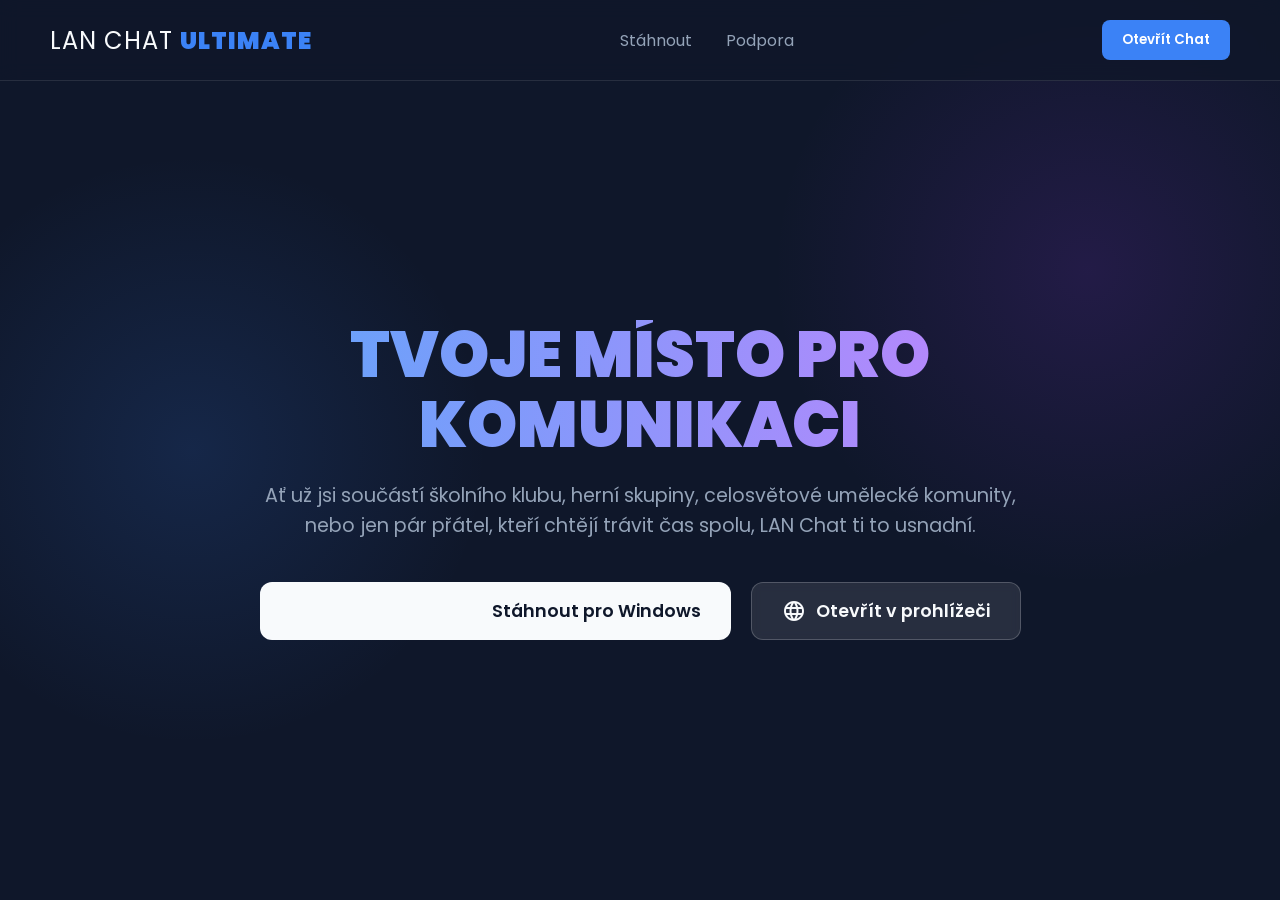
<file: Server/WebClient/index.html>
<!DOCTYPE html>
<html lang="cs">
<head>
    <meta charset="UTF-8">
    <meta name="viewport" content="width=device-width, initial-scale=1.0">
    <title>LAN Chat Ultimate</title>
    <link href="https://fonts.googleapis.com/icon?family=Material+Icons" rel="stylesheet">
    <link href="https://fonts.googleapis.com/css2?family=Poppins:wght@400;600;900&display=swap" rel="stylesheet">
    <style>
        :root {
            --bg-color: #0f172a;
            --primary: #3b82f6;
            --primary-hover: #2563eb;
            --text-main: #f8fafc;
            --text-muted: #94a3b8;
        }
        * { margin: 0; padding: 0; box-sizing: border-box; font-family: 'Poppins', sans-serif; }
        body {
            background-color: var(--bg-color);
            color: var(--text-main);
            overflow-x: hidden;
            background-image: radial-gradient(circle at 15% 50%, rgba(59, 130, 246, 0.15), transparent 25%),
                              radial-gradient(circle at 85% 30%, rgba(147, 51, 234, 0.15), transparent 25%);
        }
        /* Navigace */
        .landing-nav {
            display: flex; justify-content: space-between; align-items: center;
            padding: 20px 50px; background: rgba(15, 23, 42, 0.8);
            backdrop-filter: blur(10px); border-bottom: 1px solid rgba(255,255,255,0.1);
            position: fixed; top: 0; width: 100%; z-index: 1000;
        }
        .logo { font-size: 24px; letter-spacing: 1px; }
        .nav-links a { color: var(--text-muted); text-decoration: none; margin: 0 15px; transition: 0.3s; }
        .nav-links a:hover { color: var(--text-main); }
        .btn-login {
            background: var(--primary); color: white; border: none;
            padding: 10px 20px; border-radius: 8px; font-weight: 600;
            cursor: pointer; transition: 0.3s;
        }
        .btn-login:hover { background: var(--primary-hover); box-shadow: 0 0 15px rgba(59, 130, 246, 0.5); }

        /* Hero Sekce */
        .hero-section {
            display: flex; flex-direction: column; justify-content: center; align-items: center;
            min-height: 100vh; text-align: center; padding: 0 20px;
            position: relative;
        }
        .hero-content { max-width: 800px; z-index: 10; margin-top: 60px; }
        .hero-content h1 { font-size: 4rem; font-weight: 900; line-height: 1.1; margin-bottom: 20px; background: linear-gradient(to right, #60a5fa, #c084fc); -webkit-background-clip: text; -webkit-text-fill-color: transparent; }
        .hero-content p { font-size: 1.2rem; color: var(--text-muted); margin-bottom: 40px; line-height: 1.6; }

        /* Tlačítka */
        .hero-buttons { display: flex; gap: 20px; justify-content: center; flex-wrap: wrap; }
        .btn-hero-download, .btn-hero-web {
            display: flex; align-items: center; gap: 10px; border: none; padding: 15px 30px;
            border-radius: 12px; font-size: 1.1rem; font-weight: 600; cursor: pointer; transition: 0.3s transform, 0.3s box-shadow;
        }
        .btn-hero-download { background: var(--text-main); color: var(--bg-color); }
        .btn-hero-download:hover { transform: translateY(-3px); box-shadow: 0 10px 25px rgba(255,255,255,0.2); }
        .btn-hero-web { background: rgba(255,255,255,0.1); color: var(--text-main); border: 1px solid rgba(255,255,255,0.2); backdrop-filter: blur(5px); }
        .btn-hero-web:hover { background: rgba(255,255,255,0.2); transform: translateY(-3px); }
    </style>
</head>
<body>

<nav class="landing-nav">
    <div class="logo">LAN CHAT <span style="font-weight:900; color:#3b82f6;">ULTIMATE</span></div>
    <div class="nav-links">
        <a href="#download">Stáhnout</a>
        <a href="#support">Podpora</a>
    </div>
    <button class="btn-login" onclick="window.location.href='app.html'">Otevřít Chat</button>
</nav>

<header class="hero-section">
    <div class="hero-content">
        <h1>TVOJE MÍSTO PRO <br> KOMUNIKACI</h1>
        <p>
            Ať už jsi součástí školního klubu, herní skupiny, celosvětové umělecké komunity,
            nebo jen pár přátel, kteří chtějí trávit čas spolu, LAN Chat ti to usnadní.
        </p>
        <div class="hero-buttons">
            <button class="btn-hero-download" onclick="alert('Verze pro Windows (exe) zatím není k dispozici. Pracujeme na tom!')">
                <span class="material-icons">download</span> Stáhnout pro Windows
            </button>
            <button class="btn-hero-web" onclick="window.location.href='app.html'">
                <span class="material-icons">language</span> Otevřít v prohlížeči
            </button>
        </div>
    </div>
</header>

</body>
</html>
</file>
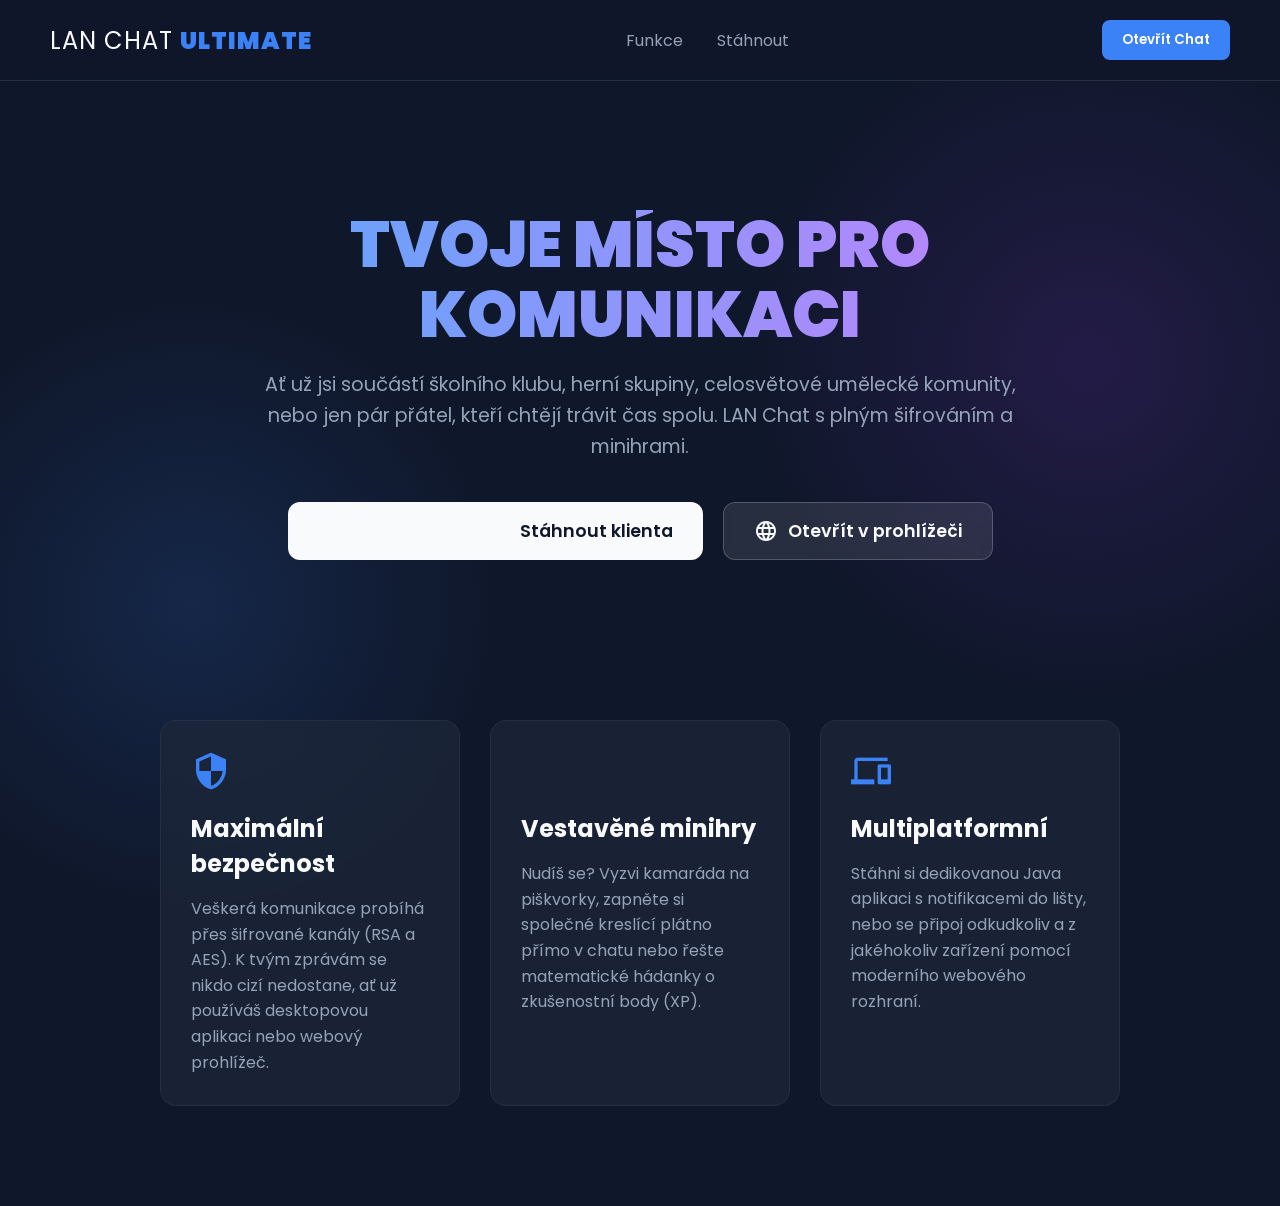
<file: Server/src/main/resources/WebClient/index.html>
<!DOCTYPE html>
<html lang="cs">
<head>
    <meta charset="UTF-8">
    <meta name="viewport" content="width=device-width, initial-scale=1.0">
    <title>LAN Chat Ultimate</title>
    <link href="https://fonts.googleapis.com/icon?family=Material+Icons" rel="stylesheet">
    <link href="https://fonts.googleapis.com/css2?family=Poppins:wght@400;600;900&display=swap" rel="stylesheet">
    <style>
        :root {
            --bg-color: #0f172a;
            --primary: #3b82f6;
            --primary-hover: #2563eb;
            --text-main: #f8fafc;
            --text-muted: #94a3b8;
            --card-bg: rgba(30, 41, 59, 0.7);
        }
        * { margin: 0; padding: 0; box-sizing: border-box; font-family: 'Poppins', sans-serif; }
        body {
            background-color: var(--bg-color);
            color: var(--text-main);
            overflow-x: hidden;
            background-image: radial-gradient(circle at 15% 50%, rgba(59, 130, 246, 0.15), transparent 25%),
            radial-gradient(circle at 85% 30%, rgba(147, 51, 234, 0.15), transparent 25%);
        }
        .landing-nav {
            display: flex; justify-content: space-between; align-items: center;
            padding: 20px 50px; background: rgba(15, 23, 42, 0.8);
            backdrop-filter: blur(10px); border-bottom: 1px solid rgba(255,255,255,0.1);
            position: fixed; top: 0; width: 100%; z-index: 1000;
        }
        .logo { font-size: 24px; letter-spacing: 1px; }
        .nav-links a { color: var(--text-muted); text-decoration: none; margin: 0 15px; transition: 0.3s; }
        .nav-links a:hover { color: var(--text-main); }
        .btn-login {
            background: var(--primary); color: white; border: none;
            padding: 10px 20px; border-radius: 8px; font-weight: 600;
            cursor: pointer; transition: 0.3s;
        }
        .btn-login:hover { background: var(--primary-hover); box-shadow: 0 0 15px rgba(59, 130, 246, 0.5); }

        .hero-section {
            display: flex; flex-direction: column; justify-content: center; align-items: center;
            min-height: 80vh; text-align: center; padding: 100px 20px 50px 20px;
            position: relative;
        }
        .hero-content { max-width: 800px; z-index: 10; }
        .hero-content h1 { font-size: 4rem; font-weight: 900; line-height: 1.1; margin-bottom: 20px; background: linear-gradient(to right, #60a5fa, #c084fc); -webkit-background-clip: text; -webkit-text-fill-color: transparent; }
        .hero-content p { font-size: 1.2rem; color: var(--text-muted); margin-bottom: 40px; line-height: 1.6; }

        .hero-buttons { display: flex; gap: 20px; justify-content: center; flex-wrap: wrap; }
        .btn-hero-download, .btn-hero-web {
            display: flex; align-items: center; gap: 10px; border: none; padding: 15px 30px;
            border-radius: 12px; font-size: 1.1rem; font-weight: 600; cursor: pointer; transition: 0.3s transform, 0.3s box-shadow; text-decoration: none;
        }
        .btn-hero-download { background: var(--text-main); color: var(--bg-color); }
        .btn-hero-download:hover { transform: translateY(-3px); box-shadow: 0 10px 25px rgba(255,255,255,0.2); }
        .btn-hero-web { background: rgba(255,255,255,0.1); color: var(--text-main); border: 1px solid rgba(255,255,255,0.2); backdrop-filter: blur(5px); }
        .btn-hero-web:hover { background: rgba(255,255,255,0.2); transform: translateY(-3px); }

        .features-section {
            display: grid; grid-template-columns: repeat(auto-fit, minmax(300px, 1fr));
            gap: 30px; max-width: 1000px; margin: 0 auto 100px auto; padding: 0 20px;
        }
        .feature-card {
            background: var(--card-bg); padding: 30px; border-radius: 16px;
            border: 1px solid rgba(255,255,255,0.05); text-align: left;
            transition: 0.3s; backdrop-filter: blur(10px);
        }
        .feature-card:hover { transform: translateY(-5px); border-color: rgba(255,255,255,0.2); box-shadow: 0 10px 30px rgba(0,0,0,0.3); }
        .feature-icon { font-size: 40px; color: var(--primary); margin-bottom: 20px; }
        .feature-card h3 { font-size: 1.5rem; margin-bottom: 15px; color: var(--text-main); }
        .feature-card p { color: var(--text-muted); line-height: 1.6; }
    </style>
</head>
<body>

<nav class="landing-nav">
    <div class="logo">LAN CHAT <span style="font-weight:900; color:#3b82f6;">ULTIMATE</span></div>
    <div class="nav-links">
        <a href="#features">Funkce</a>
        <a href="Klient.jar" download>Stáhnout</a>
    </div>
    <button class="btn-login" onclick="window.location.href='app.html'">Otevřít Chat</button>
</nav>

<header class="hero-section">
    <div class="hero-content">
        <h1>TVOJE MÍSTO PRO <br> KOMUNIKACI</h1>
        <p>
            Ať už jsi součástí školního klubu, herní skupiny, celosvětové umělecké komunity,
            nebo jen pár přátel, kteří chtějí trávit čas spolu. LAN Chat s plným šifrováním a minihrami.
        </p>
        <div class="hero-buttons">
            <a href="Klient.exe" download class="btn-hero-download">
                <span class="material-icons">download</span> Stáhnout klienta
            </a>
            <a href="app.html" class="btn-hero-web">
                <span class="material-icons">language</span> Otevřít v prohlížeči
            </a>
        </div>
    </div>
</header>

<section id="features" class="features-section">
    <div class="feature-card">
        <span class="material-icons feature-icon">security</span>
        <h3>Maximální bezpečnost</h3>
        <p>Veškerá komunikace probíhá přes šifrované kanály (RSA a AES). K tvým zprávám se nikdo cizí nedostane, ať už používáš desktopovou aplikaci nebo webový prohlížeč.</p>
    </div>
    <div class="feature-card">
        <span class="material-icons feature-icon">sports_esports</span>
        <h3>Vestavěné minihry</h3>
        <p>Nudíš se? Vyzvi kamaráda na piškvorky, zapněte si společné kreslící plátno přímo v chatu nebo řešte matematické hádanky o zkušenostní body (XP).</p>
    </div>
    <div class="feature-card">
        <span class="material-icons feature-icon">devices</span>
        <h3>Multiplatformní</h3>
        <p>Stáhni si dedikovanou Java aplikaci s notifikacemi do lišty, nebo se připoj odkudkoliv a z jakéhokoliv zařízení pomocí moderního webového rozhraní.</p>
    </div>
</section>

</body>
</html>
</file>
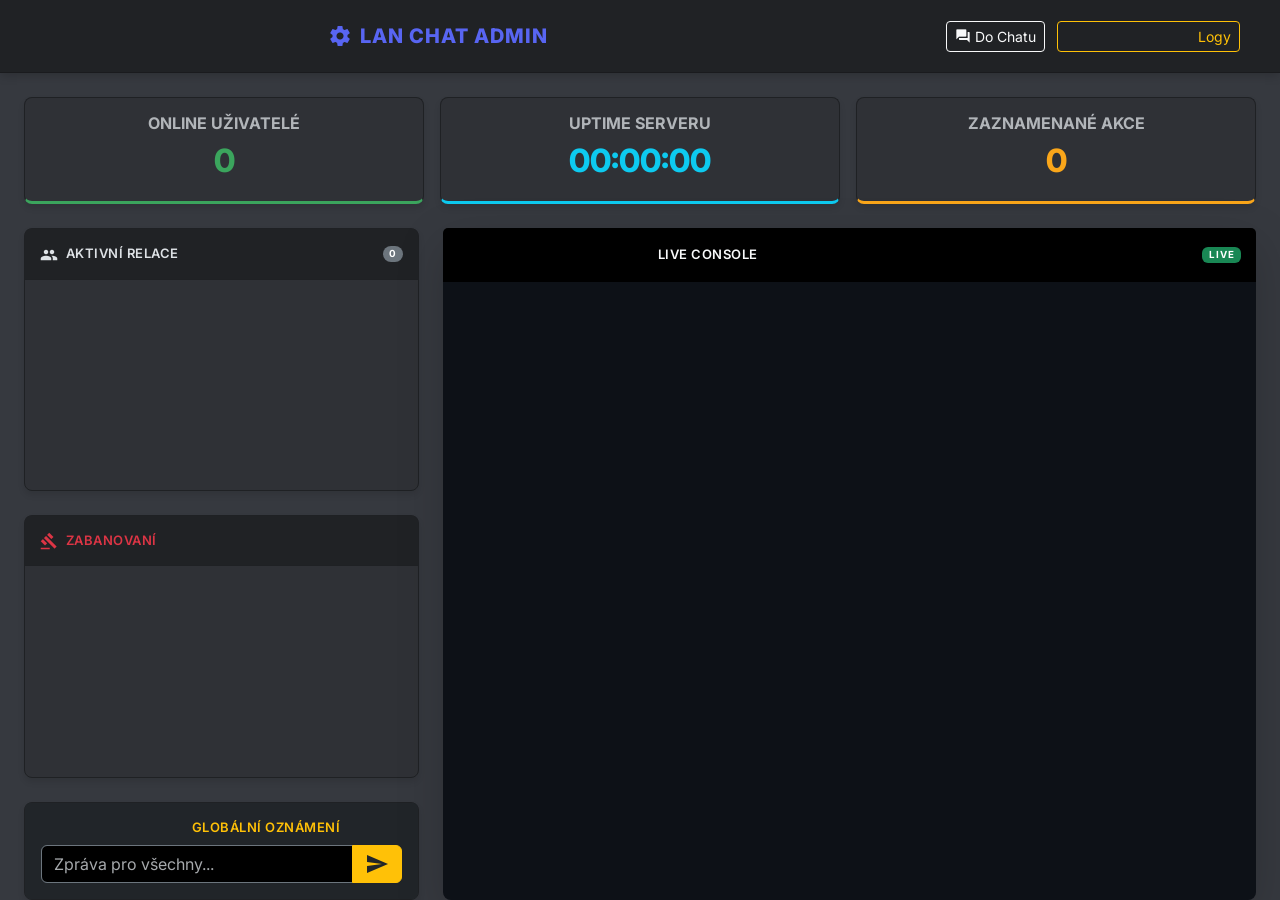
<file: Server/WebClient/admin.html>
<!DOCTYPE html>
<html lang="cs" data-bs-theme="dark">
<head>
    <meta charset="UTF-8">
    <meta name="viewport" content="width=device-width, initial-scale=1.0">
    <title>LAN Chat - Admin Dashboard</title>
    <link href="https://cdn.jsdelivr.net/npm/bootstrap@5.3.0/dist/css/bootstrap.min.css" rel="stylesheet">
    <link href="https://fonts.googleapis.com/icon?family=Material+Icons" rel="stylesheet">
    <link href="https://fonts.googleapis.com/css2?family=Inter:wght@400;500;600;700;800&display=swap" rel="stylesheet">

    <style>
        :root {
            --bg-base: #36393f;
            --bg-sidebar: #2f3136;
            --bg-dark: #202225;
            --accent: #5865F2;
            --danger: #ed4245;
            --success: #3ba55d;
            --warning: #faa61a;
        }
        body {
            background-color: var(--bg-base);
            color: #dcddde;
            font-family: 'Inter', sans-serif;
            height: 100vh;
            display: flex;
            flex-direction: column;
        }

        /* Vlastní posuvníky (Scrollbary) pro hezčí vzhled */
        ::-webkit-scrollbar { width: 8px; height: 8px; }
        ::-webkit-scrollbar-track { background: rgba(0,0,0,0.1); border-radius: 4px; }
        ::-webkit-scrollbar-thumb { background: #202225; border-radius: 4px; }
        ::-webkit-scrollbar-thumb:hover { background: #5865F2; }

        /* Navbar */
        .navbar { background-color: var(--bg-dark) !important; border-bottom: 1px solid #1a1b1e !important; box-shadow: 0 2px 10px rgba(0,0,0,0.2); }
        .navbar-brand { font-weight: 800; letter-spacing: 1px; color: var(--accent) !important; }

        /* Karty */
        .card { background-color: var(--bg-sidebar); border: 1px solid #1f2124; border-radius: 8px; box-shadow: 0 4px 6px rgba(0,0,0,0.1); }
        .card-header { background-color: var(--bg-dark); border-bottom: 1px solid #1f2124; font-weight: 600; text-transform: uppercase; font-size: 13px; letter-spacing: 0.5px; padding: 15px; }

        /* Statistiky */
        .stat-card { transition: 0.2s; border-bottom: 3px solid transparent; }
        .stat-card:hover { transform: translateY(-3px); box-shadow: 0 6px 12px rgba(0,0,0,0.15); }
        .stat-online { border-bottom-color: var(--success); }
        .stat-uptime { border-bottom-color: #0dcaf0; }
        .stat-logs { border-bottom-color: var(--warning); }
        .stat-value { font-weight: 800; font-size: 2rem; }

        /* Konzole */
        .log-box {
            background: #0d1117; color: #c9d1d9; font-family: 'Consolas', 'Courier New', monospace;
            padding: 15px; height: 100%; overflow-y: auto;
            border-radius: 0 0 8px 8px; font-size: 13px; line-height: 1.6;
        }
        .log-line { border-bottom: 1px solid rgba(255,255,255,0.05); padding: 4px 0; word-break: break-all; }
        .log-line:last-child { border-bottom: none; }
        .log-err { color: #ff7b72; font-weight: bold; }
        .log-sys { color: #79c0ff; }
        .log-join { color: #7ee787; }
        .log-adm { color: #d2a8ff; font-weight: bold; }

        /* Seznamy */
        .list-group-item { background-color: transparent; border-color: #40444b; color: #dcddde; padding: 12px 15px; }
        .btn-icon { display: inline-flex; align-items: center; justify-content: center; padding: 4px 8px; font-size: 18px; transition: 0.2s; }
        .btn-icon:hover { transform: scale(1.1); }

        /* Overlay pro výpadek */
        #offline-overlay { position: fixed; inset: 0; background: rgba(0,0,0,0.85); display: none; justify-content: center; align-items: center; z-index: 9999; flex-direction: column; backdrop-filter: blur(5px); }
        #offline-overlay h1 { color: var(--danger); font-weight: 900; letter-spacing: 2px; }

        @keyframes pulse {
            0% { opacity: 1; }
            50% { opacity: 0.3; }
            100% { opacity: 1; }
        }
    </style>
</head>
<body>

<div id="offline-overlay">
    <span class="material-icons" style="font-size: 64px; color: var(--danger); margin-bottom: 20px;">wifi_off</span>
    <h1>SERVER JE OFFLINE</h1>
    <p class="text-muted mt-2">Čekám na obnovení spojení...</p>
</div>

<nav class="navbar navbar-dark mb-4 p-3 flex-shrink-0">
    <div class="container-fluid px-4 d-flex justify-content-between align-items-center">
        <span class="navbar-brand d-flex align-items-center gap-2">
            <span class="material-icons">admin_panel_settings</span> LAN CHAT ADMIN
        </span>
        <div>
            <a href="/app.html" class="btn btn-sm btn-outline-light me-2 d-inline-flex align-items-center gap-1">
                <span class="material-icons" style="font-size: 16px;">forum</span> Do Chatu
            </a>
            <a href="/download-logs" class="btn btn-sm btn-outline-warning d-inline-flex align-items-center gap-1">
                <span class="material-icons" style="font-size: 16px;">download</span> Logy
            </a>
        </div>
    </div>
</nav>

<div class="container-fluid px-4 pb-4 flex-grow-1 d-flex flex-column">

    <div class="row mb-4 g-3 flex-shrink-0">
        <div class="col-md-4">
            <div class="card stat-card stat-online text-center h-100">
                <div class="card-body d-flex flex-column justify-content-center">
                    <h6 class="text-muted fw-bold mb-1">ONLINE UŽIVATELÉ</h6>
                    <div class="stat-value" style="color: var(--success);" id="statOnline">0</div>
                </div>
            </div>
        </div>
        <div class="col-md-4">
            <div class="card stat-card stat-uptime text-center h-100">
                <div class="card-body d-flex flex-column justify-content-center">
                    <h6 class="text-muted fw-bold mb-1">UPTIME SERVERU</h6>
                    <div class="stat-value text-info" id="statUptime">00:00:00</div>
                </div>
            </div>
        </div>
        <div class="col-md-4">
            <div class="card stat-card stat-logs text-center h-100">
                <div class="card-body d-flex flex-column justify-content-center">
                    <h6 class="text-muted fw-bold mb-1">ZAZNAMENANÉ AKCE</h6>
                    <div class="stat-value" style="color: var(--warning);" id="statLogs">0</div>
                </div>
            </div>
        </div>
    </div>

    <div class="row g-4 flex-grow-1" style="min-height: 0;">

        <div class="col-lg-4 d-flex flex-column gap-4 h-100">

            <div class="card d-flex flex-column" style="flex: 1; min-height: 0;">
                <div class="card-header d-flex justify-content-between align-items-center">
                    <span><span class="material-icons align-middle me-1" style="font-size: 18px;">people</span> Aktivní relace</span>
                    <span class="badge bg-secondary rounded-pill" id="userCountBadge">0</span>
                </div>
                <div class="card-body p-0 overflow-auto">
                    <ul class="list-group list-group-flush" id="userList">
                    </ul>
                </div>
            </div>

            <div class="card d-flex flex-column" style="flex: 1; min-height: 0;">
                <div class="card-header text-danger d-flex justify-content-between align-items-center">
                    <span><span class="material-icons align-middle me-1" style="font-size: 18px;">gavel</span> Zabanovaní</span>
                </div>
                <div class="card-body p-0 overflow-auto">
                    <ul class="list-group list-group-flush" id="banList">
                    </ul>
                </div>
            </div>

            <div class="card flex-shrink-0">
                <div class="card-header bg-dark text-warning border-bottom-0 pb-2">
                    <span class="material-icons align-middle me-1" style="font-size: 18px;">campaign</span> Globální Oznámení
                </div>
                <div class="card-body bg-dark pt-0 rounded-bottom">
                    <div class="input-group">
                        <input type="text" id="bcInput" class="form-control bg-black text-light border-secondary" placeholder="Zpráva pro všechny..." onkeyup="if(event.key==='Enter') sendBroadcast()">
                        <button onclick="sendBroadcast()" class="btn btn-warning d-flex align-items-center text-dark fw-bold"><span class="material-icons">send</span></button>
                    </div>
                </div>
            </div>

        </div>

        <div class="col-lg-8 h-100">
            <div class="card h-100 shadow-lg border-0 d-flex flex-column">
                <div class="card-header bg-black text-light d-flex justify-content-between align-items-center border-bottom-0 flex-shrink-0">
                    <span class="d-flex align-items-center gap-2"><span class="material-icons text-success">terminal</span> Live Console</span>
                    <span class="badge bg-success position-relative" style="animation: pulse 2s infinite; letter-spacing: 1px;">LIVE</span>
                </div>
                <div class="card-body p-0 flex-grow-1" style="min-height: 0;">
                    <div class="log-box" id="logBox">
                    </div>
                </div>
            </div>
        </div>
    </div>
</div>

<div class="modal fade" id="actionModal" tabindex="-1" aria-hidden="true">
    <div class="modal-dialog modal-dialog-centered">
        <div class="modal-content bg-dark border-secondary">
            <div class="modal-header border-secondary">
                <h5 class="modal-title text-light d-flex align-items-center gap-2" id="actionModalTitle">
                    <span class="material-icons text-danger" id="actionModalIcon">warning</span>
                    <span id="actionModalHeading">Provést akci</span>
                </h5>
                <button type="button" class="btn-close btn-close-white" data-bs-dismiss="modal" aria-label="Close"></button>
            </div>
            <div class="modal-body">
                <p class="text-muted mb-3">Vybraný uživatel: <strong class="text-light" id="actionTargetDisplay"></strong></p>

                <input type="hidden" id="actionType">
                <input type="hidden" id="actionTarget">

                <div class="mb-3">
                    <label class="form-label text-light">Důvod akce:</label>
                    <input type="text" id="actionReason" class="form-control bg-black text-light border-secondary" placeholder="Např. Porušení pravidel, Spam..." autocomplete="off">
                </div>

                <div class="mb-3" id="durationContainer">
                    <label class="form-label text-light">Délka (sekundy):</label>
                    <input type="number" id="actionDuration" class="form-control bg-black text-light border-secondary" value="60">
                    <div class="form-text text-muted">Zadej <strong>-1</strong> pro trvalý trest.</div>
                </div>
            </div>
            <div class="modal-footer border-secondary">
                <button type="button" class="btn btn-outline-light" data-bs-dismiss="modal">Zrušit</button>
                <button type="button" class="btn btn-danger" onclick="submitAction()">Potvrdit</button>
            </div>
        </div>
    </div>
</div>

<div class="toast-container position-fixed bottom-0 end-0 p-3">
    <div id="liveToast" class="toast align-items-center text-bg-success border-0" role="alert" aria-live="assertive" aria-atomic="true">
        <div class="d-flex">
            <div class="toast-body d-flex align-items-center gap-2" id="toastMessage">
                <span class="material-icons">check_circle</span> Akce byla úspěšná!
            </div>
            <button type="button" class="btn-close btn-close-white me-2 m-auto" data-bs-dismiss="toast" aria-label="Close"></button>
        </div>
    </div>
</div>

<script src="libs/bootstrap.bundle.min.js"></script>

<script>
    // Značka nahrazená Javou
    const START_TIME = {{START_TIME}};
    let currentLogCount = 0; // Pamatuje si počet zobrazených logů

    // Inicializace Bootstrap komponent
    const actionModal = new bootstrap.Modal(document.getElementById('actionModal'));
    const toastEl = document.getElementById('liveToast');
    const toast = new bootstrap.Toast(toastEl, { delay: 3000 });

    // 1. Ochrana proti XSS (Kritické)
    function escapeHTML(str) {
        if (!str) return "";
        return str.replace(/[&<>'"]/g,
            tag => ({
                '&': '&amp;',
                '<': '&lt;',
                '>': '&gt;',
                "'": '&#39;',
                '"': '&quot;'
            }[tag] || tag)
        );
    }

    // Uptime hodiny
    setInterval(() => {
        let diff = Math.floor((Date.now() - START_TIME) / 1000);
        let h = Math.floor(diff / 3600).toString().padStart(2,'0');
        let m = Math.floor((diff % 3600) / 60).toString().padStart(2,'0');
        let s = (diff % 60).toString().padStart(2,'0');
        document.getElementById('statUptime').innerText = `${h}:${m}:${s}`;
    }, 1000);

    // Refresh dat z API
    function refreshData() {
        fetch('/api/data').then(r => r.json()).then(data => {
            document.getElementById('offline-overlay').style.display = 'none';
            document.getElementById('statOnline').innerText = data.online;
            document.getElementById('statLogs').innerText = data.logCount;
            document.getElementById('userCountBadge').innerText = data.users.length;

            // --- CHYTRÉ LOGY (Append místo InnerHTML) ---
            const logBox = document.getElementById('logBox');
            const wasBottom = logBox.scrollHeight - logBox.clientHeight <= logBox.scrollTop + 50;

            // Pokud přibyly nové logy na serveru
            if (data.logs.length > currentLogCount) {
                const newLogs = data.logs.slice(currentLogCount);
                let newHtml = "";

                newLogs.forEach(l => {
                    let safeLog = escapeHTML(l);
                    let c = '';
                    if(l.includes("ERR") || l.includes("BAN") || l.includes("VIRUS")) c = 'log-err';
                    else if(l.includes("SYS")) c = 'log-sys';
                    else if(l.includes("připojil")) c = 'log-join';
                    else if(l.includes("ADMIN")) c = 'log-adm';

                    newHtml += `<div class="log-line ${c}">${safeLog}</div>`;
                });

                logBox.insertAdjacentHTML('beforeend', newHtml);
                currentLogCount = data.logs.length;
                if (wasBottom) logBox.scrollTop = logBox.scrollHeight;
            }

            // --- ONLINE UŽIVATELÉ ---
            const uList = document.getElementById('userList');
            if(data.users.length === 0) {
                uList.innerHTML = "<li class='list-group-item text-muted text-center py-4'>Nikdo není online</li>";
            } else {
                uList.innerHTML = data.users.map(u => {
                    let safeU = escapeHTML(u);
                    return `
                    <li class="list-group-item d-flex justify-content-between align-items-center">
                        <span class="fw-semibold text-light d-flex align-items-center gap-2">
                            <span style="display:inline-block;width:10px;height:10px;background:var(--success);border-radius:50%;box-shadow: 0 0 8px var(--success)"></span>
                            ${safeU}
                        </span>
                        <div class="btn-group">
                            <button onclick="prepareAction('mute','${safeU}')" class="btn btn-outline-secondary btn-icon" title="Umlčet"><span class="material-icons fs-6">volume_off</span></button>
                            <button onclick="prepareAction('kick','${safeU}')" class="btn btn-outline-warning btn-icon" title="Vyhodit"><span class="material-icons fs-6">logout</span></button>
                            <button onclick="prepareAction('ban','${safeU}')" class="btn btn-outline-danger btn-icon" title="Ban"><span class="material-icons fs-6">gavel</span></button>
                        </div>
                    </li>`;
                }).join('');
            }

            // --- ZABANOVANÍ ---
            const bList = document.getElementById('banList');
            if(data.banned.length === 0) {
                bList.innerHTML = "<li class='list-group-item text-muted text-center py-4'>Žádné bany</li>";
            } else {
                bList.innerHTML = data.banned.map(b => {
                    let safeUser = escapeHTML(b.user);
                    let safeReason = escapeHTML(b.reason);
                    let expireInfo = (b.until === -1 || b.until === 0) ? "Trvalý ban" : "Do: " + new Date(b.until).toLocaleString();
                    return `
                    <li class="list-group-item d-flex justify-content-between align-items-center">
                        <div>
                            <span class="text-danger fw-bold">${safeUser}</span><br>
                            <small class="text-muted d-block" style="line-height: 1.2;">Důvod: ${safeReason}</small>
                            <small class="text-info" style="font-size: 11px;"><span class="material-icons align-middle" style="font-size:12px">schedule</span> ${expireInfo}</small>
                        </div>
                        <button onclick="executeDirectAction('unban','${safeUser}')" class="btn btn-success btn-icon" title="Odblokovat"><span class="material-icons fs-6">check</span></button>
                    </li>`;
                }).join('');
            }

        }).catch(() => document.getElementById('offline-overlay').style.display = 'flex');
    }

    // Interval fetchování ponechán, ale díky logice nahoře nepřepisuje celou konzoli
    setInterval(refreshData, 2000);
    refreshData();

    // ----------------------------------------------------
    // FUNKCE PRO ZPRACOVÁNÍ AKCÍ (Náhrada za prompt)
    // ----------------------------------------------------

    // Otevře Modal a nastaví jeho vzhled podle typu akce
    function prepareAction(action, target) {
        document.getElementById('actionType').value = action;
        document.getElementById('actionTarget').value = target;
        document.getElementById('actionTargetDisplay').innerText = target;
        document.getElementById('actionReason').value = "";

        const title = document.getElementById('actionModalHeading');
        const icon = document.getElementById('actionModalIcon');
        const durationBox = document.getElementById('durationContainer');

        if (action === 'kick') {
            title.innerText = "Vyhodit uživatele";
            icon.innerText = "logout";
            icon.className = "material-icons text-warning";
            durationBox.style.display = 'none'; // U Kicku nepotřebujeme čas
        } else if (action === 'ban') {
            title.innerText = "Zabanovat uživatele";
            icon.innerText = "gavel";
            icon.className = "material-icons text-danger";
            durationBox.style.display = 'block';
            document.getElementById('actionDuration').value = "-1";
        } else if (action === 'mute') {
            title.innerText = "Umlčet uživatele";
            icon.innerText = "volume_off";
            icon.className = "material-icons text-secondary";
            durationBox.style.display = 'block';
            document.getElementById('actionDuration').value = "60";
        }

        actionModal.show();
    }

    // Odeslání formuláře z Modalu
    function submitAction() {
        const action = document.getElementById('actionType').value;
        const target = document.getElementById('actionTarget').value;
        const reason = document.getElementById('actionReason').value;
        let duration = document.getElementById('actionDuration').value;

        if (action === 'kick') duration = "0";

        fetch('/action', {
            method: 'POST',
            headers: { 'Content-Type': 'application/x-www-form-urlencoded' },
            body: `action=${action}&target=${target}&reason=${encodeURIComponent(reason)}&duration=${duration}`
        }).then(() => {
            actionModal.hide();
            showToast(`Akce ${action.toUpperCase()} na hráče ${target} byla úspěšná.`);
            refreshData(); // Okamžitý refresh
        });
    }

    // Přímé akce bez modalu (např. Unban)
    function executeDirectAction(action, target) {
        if (!confirm(`Opravdu chceš odblokovat uživatele ${target}?`)) return;

        fetch('/action', {
            method: 'POST',
            headers: { 'Content-Type': 'application/x-www-form-urlencoded' },
            body: `action=${action}&target=${target}&reason=&duration=0`
        }).then(() => {
            showToast(`Uživatel ${target} byl úspěšně odblokován.`);
            refreshData();
        });
    }

    // Broadcast (Oznámení)
    function sendBroadcast() {
        let input = document.getElementById('bcInput');
        if(input.value) {
            fetch('/action', {
                method: 'POST',
                headers: { 'Content-Type': 'application/x-www-form-urlencoded' },
                body: `action=broadcast&message=${encodeURIComponent(input.value)}`
            }).then(() => {
                showToast("Globální oznámení bylo odesláno.");
                input.value = '';
            });
        }
    }

    // Helper pro Toasty
    function showToast(message) {
        document.getElementById('toastMessage').innerHTML = `<span class="material-icons">check_circle</span> ${escapeHTML(message)}`;
        toast.show();
    }
</script>
</body>
</html>
</file>
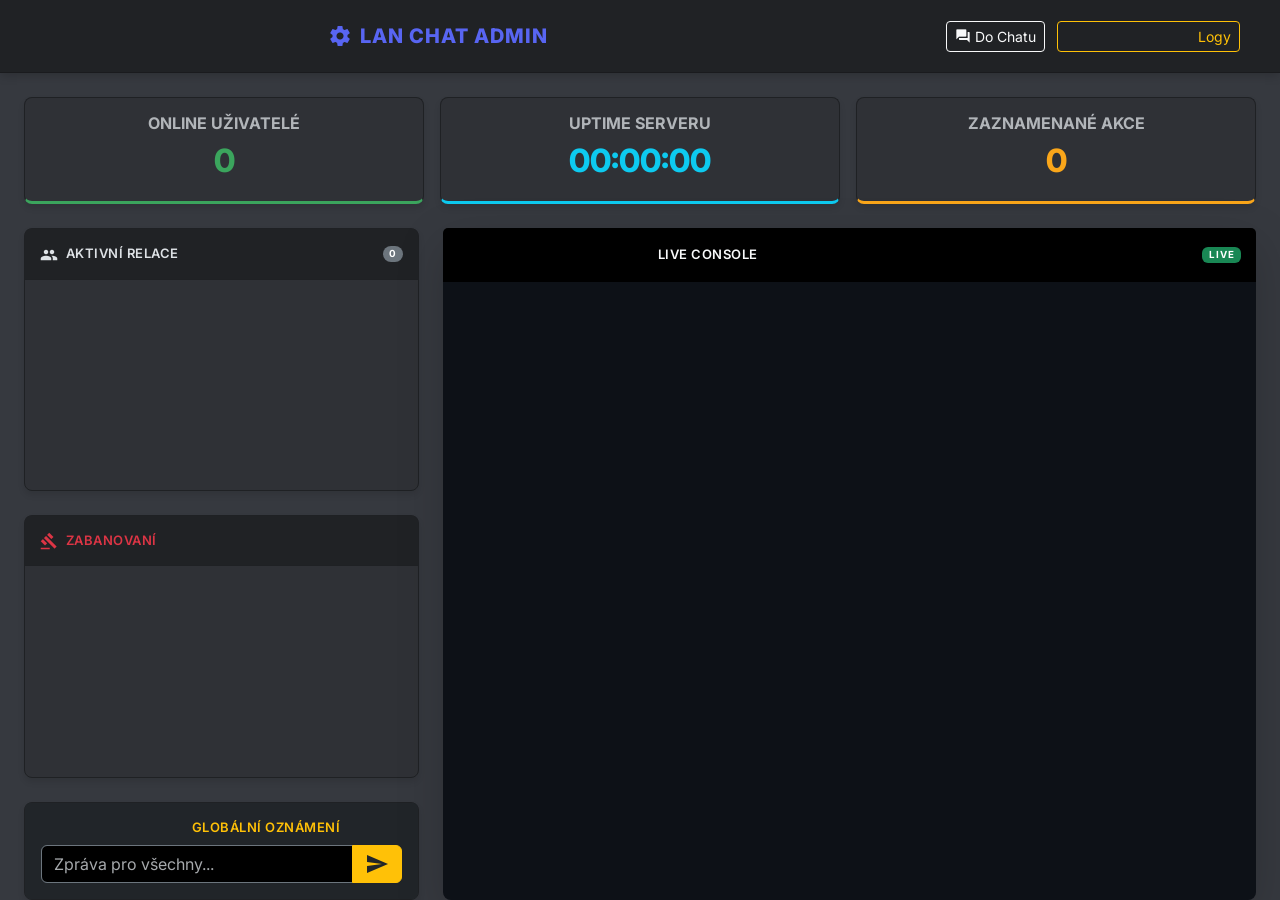
<file: Server/src/main/resources/WebClient/admin.html>
<!DOCTYPE html>
<html lang="cs" data-bs-theme="dark">
<head>
    <meta charset="UTF-8">
    <meta name="viewport" content="width=device-width, initial-scale=1.0">
    <title>LAN Chat - Admin Dashboard</title>
    <link href="https://cdn.jsdelivr.net/npm/bootstrap@5.3.0/dist/css/bootstrap.min.css" rel="stylesheet">
    <link href="https://fonts.googleapis.com/icon?family=Material+Icons" rel="stylesheet">
    <link href="https://fonts.googleapis.com/css2?family=Inter:wght@400;500;600;700;800&display=swap" rel="stylesheet">

    <style>
        :root {
            --bg-base: #36393f;
            --bg-sidebar: #2f3136;
            --bg-dark: #202225;
            --accent: #5865F2;
            --danger: #ed4245;
            --success: #3ba55d;
            --warning: #faa61a;
        }
        body {
            background-color: var(--bg-base);
            color: #dcddde;
            font-family: 'Inter', sans-serif;
            height: 100vh;
            display: flex;
            flex-direction: column;
        }

        ::-webkit-scrollbar { width: 8px; height: 8px; }
        ::-webkit-scrollbar-track { background: rgba(0,0,0,0.1); border-radius: 4px; }
        ::-webkit-scrollbar-thumb { background: #202225; border-radius: 4px; }
        ::-webkit-scrollbar-thumb:hover { background: #5865F2; }

        .navbar { background-color: var(--bg-dark) !important; border-bottom: 1px solid #1a1b1e !important; box-shadow: 0 2px 10px rgba(0,0,0,0.2); }
        .navbar-brand { font-weight: 800; letter-spacing: 1px; color: var(--accent) !important; }

        .card { background-color: var(--bg-sidebar); border: 1px solid #1f2124; border-radius: 8px; box-shadow: 0 4px 6px rgba(0,0,0,0.1); }
        .card-header { background-color: var(--bg-dark); border-bottom: 1px solid #1f2124; font-weight: 600; text-transform: uppercase; font-size: 13px; letter-spacing: 0.5px; padding: 15px; }

        .stat-card { transition: 0.2s; border-bottom: 3px solid transparent; }
        .stat-card:hover { transform: translateY(-3px); box-shadow: 0 6px 12px rgba(0,0,0,0.15); }
        .stat-online { border-bottom-color: var(--success); }
        .stat-uptime { border-bottom-color: #0dcaf0; }
        .stat-logs { border-bottom-color: var(--warning); }
        .stat-value { font-weight: 800; font-size: 2rem; }

        .log-box {
            background: #0d1117; color: #c9d1d9; font-family: 'Consolas', 'Courier New', monospace;
            padding: 15px; height: 100%; overflow-y: auto;
            border-radius: 0 0 8px 8px; font-size: 13px; line-height: 1.6;
        }
        .log-line { border-bottom: 1px solid rgba(255,255,255,0.05); padding: 4px 0; word-break: break-all; }
        .log-line:last-child { border-bottom: none; }
        .log-err { color: #ff7b72; font-weight: bold; }
        .log-sys { color: #79c0ff; }
        .log-join { color: #7ee787; }
        .log-adm { color: #d2a8ff; font-weight: bold; }

        .list-group-item { background-color: transparent; border-color: #40444b; color: #dcddde; padding: 12px 15px; }
        .btn-icon { display: inline-flex; align-items: center; justify-content: center; padding: 4px 8px; font-size: 18px; transition: 0.2s; background: none; border: none; color: inherit; }
        .btn-icon:hover { transform: scale(1.1); color: white; }

        #offline-overlay { position: fixed; inset: 0; background: rgba(0,0,0,0.85); display: none; justify-content: center; align-items: center; z-index: 9999; flex-direction: column; backdrop-filter: blur(5px); }
        #offline-overlay h1 { color: var(--danger); font-weight: 900; letter-spacing: 2px; }

        @keyframes pulse {
            0% { opacity: 1; }
            50% { opacity: 0.3; }
            100% { opacity: 1; }
        }
    </style>
</head>
<body>

<div id="offline-overlay">
    <span class="material-icons" style="font-size: 64px; color: var(--danger); margin-bottom: 20px;">wifi_off</span>
    <h1>SERVER JE OFFLINE</h1>
    <p class="text-muted mt-2">Čekám na obnovení spojení s portem 8888...</p>
</div>

<nav class="navbar navbar-dark mb-4 p-3 flex-shrink-0">
    <div class="container-fluid px-4 d-flex justify-content-between align-items-center">
        <span class="navbar-brand d-flex align-items-center gap-2">
            <span class="material-icons">admin_panel_settings</span> LAN CHAT ADMIN
        </span>
        <div>
            <a href="#" onclick="window.location.href = 'http://' + window.location.hostname + ':8080/app.html'; return false;" class="btn btn-sm btn-outline-light me-2 d-inline-flex align-items-center gap-1">
                <span class="material-icons" style="font-size: 16px;">forum</span> Do Chatu
            </a>
            <a href="/download-logs" class="btn btn-sm btn-outline-warning d-inline-flex align-items-center gap-1">
                <span class="material-icons" style="font-size: 16px;">download</span> Logy
            </a>
        </div>
    </div>
</nav>

<div class="container-fluid px-4 pb-4 flex-grow-1 d-flex flex-column">

    <div class="row mb-4 g-3 flex-shrink-0">
        <div class="col-md-4">
            <div class="card stat-card stat-online text-center h-100">
                <div class="card-body d-flex flex-column justify-content-center">
                    <h6 class="text-muted fw-bold mb-1">ONLINE UŽIVATELÉ</h6>
                    <div class="stat-value" style="color: var(--success);" id="statOnline">0</div>
                </div>
            </div>
        </div>
        <div class="col-md-4">
            <div class="card stat-card stat-uptime text-center h-100">
                <div class="card-body d-flex flex-column justify-content-center">
                    <h6 class="text-muted fw-bold mb-1">UPTIME SERVERU</h6>
                    <div class="stat-value text-info" id="statUptime">00:00:00</div>
                </div>
            </div>
        </div>
        <div class="col-md-4">
            <div class="card stat-card stat-logs text-center h-100">
                <div class="card-body d-flex flex-column justify-content-center">
                    <h6 class="text-muted fw-bold mb-1">ZAZNAMENANÉ AKCE</h6>
                    <div class="stat-value" style="color: var(--warning);" id="statLogs">0</div>
                </div>
            </div>
        </div>
    </div>

    <div class="row g-4 flex-grow-1" style="min-height: 0;">

        <div class="col-lg-4 d-flex flex-column gap-4 h-100">

            <div class="card d-flex flex-column" style="flex: 1; min-height: 0;">
                <div class="card-header d-flex justify-content-between align-items-center">
                    <span><span class="material-icons align-middle me-1" style="font-size: 18px;">people</span> Aktivní relace</span>
                    <span class="badge bg-secondary rounded-pill" id="userCountBadge">0</span>
                </div>
                <div class="card-body p-0 overflow-auto">
                    <ul class="list-group list-group-flush" id="userList">
                    </ul>
                </div>
            </div>

            <div class="card d-flex flex-column" style="flex: 1; min-height: 0;">
                <div class="card-header text-danger d-flex justify-content-between align-items-center">
                    <span><span class="material-icons align-middle me-1" style="font-size: 18px;">gavel</span> Zabanovaní</span>
                </div>
                <div class="card-body p-0 overflow-auto">
                    <ul class="list-group list-group-flush" id="banList">
                    </ul>
                </div>
            </div>

            <div class="card flex-shrink-0">
                <div class="card-header bg-dark text-warning border-bottom-0 pb-2">
                    <span class="material-icons align-middle me-1" style="font-size: 18px;">campaign</span> Globální Oznámení
                </div>
                <div class="card-body bg-dark pt-0 rounded-bottom">
                    <div class="input-group">
                        <input type="text" id="bcInput" class="form-control bg-black text-light border-secondary" placeholder="Zpráva pro všechny..." onkeyup="if(event.key==='Enter') sendBroadcast()">
                        <button onclick="sendBroadcast()" class="btn btn-warning d-flex align-items-center text-dark fw-bold"><span class="material-icons">send</span></button>
                    </div>
                </div>
            </div>

        </div>

        <div class="col-lg-8 h-100">
            <div class="card h-100 shadow-lg border-0 d-flex flex-column">
                <div class="card-header bg-black text-light d-flex justify-content-between align-items-center border-bottom-0 flex-shrink-0">
                    <span class="d-flex align-items-center gap-2"><span class="material-icons text-success">terminal</span> Live Console</span>
                    <span class="badge bg-success position-relative" style="animation: pulse 2s infinite; letter-spacing: 1px;">LIVE</span>
                </div>
                <div class="card-body p-0 flex-grow-1" style="min-height: 0;">
                    <div class="log-box" id="logBox">
                    </div>
                </div>
            </div>
        </div>
    </div>
</div>

<div class="modal fade" id="actionModal" tabindex="-1" aria-hidden="true">
    <div class="modal-dialog modal-dialog-centered">
        <div class="modal-content bg-dark border-secondary">
            <div class="modal-header border-secondary">
                <h5 class="modal-title text-light d-flex align-items-center gap-2" id="actionModalTitle">
                    <span class="material-icons text-danger" id="actionModalIcon">warning</span>
                    <span id="actionModalHeading">Provést akci</span>
                </h5>
                <button type="button" class="btn-close btn-close-white" data-bs-dismiss="modal" aria-label="Close"></button>
            </div>
            <div class="modal-body">
                <p class="text-muted mb-3">Vybraný uživatel: <strong class="text-light" id="actionTargetDisplay"></strong></p>

                <input type="hidden" id="actionType">
                <input type="hidden" id="actionTarget">

                <div class="mb-3">
                    <label class="form-label text-light">Důvod akce:</label>
                    <input type="text" id="actionReason" class="form-control bg-black text-light border-secondary" placeholder="Např. Porušení pravidel, Spam..." autocomplete="off">
                </div>

                <div class="mb-3" id="durationContainer">
                    <label class="form-label text-light">Délka (sekundy):</label>
                    <input type="number" id="actionDuration" class="form-control bg-black text-light border-secondary" value="60">
                    <div class="form-text text-muted">Zadej <strong>-1</strong> pro trvalý trest.</div>
                </div>
            </div>
            <div class="modal-footer border-secondary">
                <button type="button" class="btn btn-outline-light" data-bs-dismiss="modal">Zrušit</button>
                <button type="button" class="btn btn-danger" onclick="submitAction()">Potvrdit</button>
            </div>
        </div>
    </div>
</div>

<div class="toast-container position-fixed bottom-0 end-0 p-3">
    <div id="liveToast" class="toast align-items-center text-bg-success border-0" role="alert" aria-live="assertive" aria-atomic="true">
        <div class="d-flex">
            <div class="toast-body d-flex align-items-center gap-2" id="toastMessage">
                <span class="material-icons">check_circle</span> Akce byla úspěšná!
            </div>
            <button type="button" class="btn-close btn-close-white me-2 m-auto" data-bs-dismiss="toast" aria-label="Close"></button>
        </div>
    </div>
</div>

<script src="https://cdn.jsdelivr.net/npm/bootstrap@5.3.0/dist/js/bootstrap.bundle.min.js"></script>

<script>
    const START_TIME = {{START_TIME}};
    let currentLogCount = 0;

    const actionModal = new bootstrap.Modal(document.getElementById('actionModal'));
    const toastEl = document.getElementById('liveToast');
    const toast = new bootstrap.Toast(toastEl, { delay: 3000 });

    function escapeHTML(str) {
        if (!str) return "";
        return str.replace(/[&<>'"]/g,
            tag => ({
                '&': '&amp;',
                '<': '&lt;',
                '>': '&gt;',
                "'": '&#39;',
                '"': '&quot;'
            }[tag] || tag)
        );
    }

    setInterval(() => {
        let diff = Math.floor((Date.now() - START_TIME) / 1000);
        let h = Math.floor(diff / 3600).toString().padStart(2,'0');
        let m = Math.floor((diff % 3600) / 60).toString().padStart(2,'0');
        let s = (diff % 60).toString().padStart(2,'0');
        document.getElementById('statUptime').innerText = `${h}:${m}:${s}`;
    }, 1000);

    function refreshData() {
        { credentials: 'include' }
        fetch('/api/data', { credentials: 'include' }).then(r => {
            if (!r.ok) throw new Error("Unauthorized or offline");
            return r.json();
        }).then(data => {
            document.getElementById('offline-overlay').style.display = 'none';
            document.getElementById('statOnline').innerText = data.online;
            document.getElementById('statLogs').innerText = data.logCount;
            document.getElementById('userCountBadge').innerText = data.users.length;

            const logBox = document.getElementById('logBox');
            const wasBottom = logBox.scrollHeight - logBox.clientHeight <= logBox.scrollTop + 50;

            if (data.logs.length > currentLogCount) {
                const newLogs = data.logs.slice(currentLogCount);
                let newHtml = "";

                newLogs.forEach(l => {
                    let safeLog = escapeHTML(l);
                    let c = '';
                    if(l.includes("ERR") || l.includes("BAN") || l.includes("VIRUS")) c = 'log-err';
                    else if(l.includes("SYS")) c = 'log-sys';
                    else if(l.includes("připojil")) c = 'log-join';
                    else if(l.includes("ADMIN")) c = 'log-adm';

                    newHtml += `<div class="log-line ${c}">${safeLog}</div>`;
                });

                logBox.insertAdjacentHTML('beforeend', newHtml);
                currentLogCount = data.logs.length;
                if (wasBottom) logBox.scrollTop = logBox.scrollHeight;
            }

            const uList = document.getElementById('userList');
            if(data.users.length === 0) {
                uList.innerHTML = "<li class='list-group-item text-muted text-center py-4'>Nikdo není online</li>";
            } else {
                uList.innerHTML = data.users.map(u => {
                    let pureNick = u.split('~')[0].split('|')[0];
                    let displayNick = u.split('~')[0];
                    let safeU = escapeHTML(pureNick);
                    let safeDisplay = escapeHTML(displayNick);

                    return `
                    <li class="list-group-item d-flex justify-content-between align-items-center">
                        <span class="fw-semibold text-light d-flex align-items-center gap-2">
                            <span style="display:inline-block;width:10px;height:10px;background:var(--success);border-radius:50%;box-shadow: 0 0 8px var(--success)"></span>
                            ${safeDisplay}
                        </span>
                        <div class="btn-group">
                            <button onclick="prepareAction('mute','${safeU}')" class="btn btn-outline-secondary btn-icon" title="Umlčet"><span class="material-icons fs-6">volume_off</span></button>
                            <button onclick="prepareAction('kick','${safeU}')" class="btn btn-outline-warning btn-icon" title="Vyhodit"><span class="material-icons fs-6">logout</span></button>
                            <button onclick="prepareAction('ban','${safeU}')" class="btn btn-outline-danger btn-icon" title="Ban"><span class="material-icons fs-6">gavel</span></button>
                        </div>
                    </li>`;
                }).join('');
            }

            const bList = document.getElementById('banList');
            if(data.banned.length === 0) {
                bList.innerHTML = "<li class='list-group-item text-muted text-center py-4'>Žádné bany</li>";
            } else {
                bList.innerHTML = data.banned.map(b => {
                    let safeUser = escapeHTML(b.user);
                    let safeReason = escapeHTML(b.reason);
                    let expireInfo = (b.until === -1 || b.until === 0) ? "Trvalý ban" : "Do: " + new Date(b.until).toLocaleString();
                    return `
                    <li class="list-group-item d-flex justify-content-between align-items-center">
                        <div>
                            <span class="text-danger fw-bold">${safeUser}</span><br>
                            <small class="text-muted d-block" style="line-height: 1.2;">Důvod: ${safeReason}</small>
                            <small class="text-info" style="font-size: 11px;"><span class="material-icons align-middle" style="font-size:12px">schedule</span> ${expireInfo}</small>
                        </div>
                        <button onclick="executeDirectAction('unban','${safeUser}')" class="btn btn-success btn-icon" title="Odblokovat"><span class="material-icons fs-6">check</span></button>
                    </li>`;
                }).join('');
            }

        }).catch(() => document.getElementById('offline-overlay').style.display = 'flex');
    }

    setInterval(refreshData, 2000);
    refreshData();

    function prepareAction(action, target) {
        document.getElementById('actionType').value = action;
        document.getElementById('actionTarget').value = target;
        document.getElementById('actionTargetDisplay').innerText = target;
        document.getElementById('actionReason').value = "";

        const title = document.getElementById('actionModalHeading');
        const icon = document.getElementById('actionModalIcon');
        const durationBox = document.getElementById('durationContainer');

        if (action === 'kick') {
            title.innerText = "Vyhodit uživatele";
            icon.innerText = "logout";
            icon.className = "material-icons text-warning";
            durationBox.style.display = 'none';
        } else if (action === 'ban') {
            title.innerText = "Zabanovat uživatele";
            icon.innerText = "gavel";
            icon.className = "material-icons text-danger";
            durationBox.style.display = 'block';
            document.getElementById('actionDuration').value = "-1";
        } else if (action === 'mute') {
            title.innerText = "Umlčet uživatele";
            icon.innerText = "volume_off";
            icon.className = "material-icons text-secondary";
            durationBox.style.display = 'block';
            document.getElementById('actionDuration').value = "60";
        }

        actionModal.show();
    }

    function submitAction() {
        const action = document.getElementById('actionType').value;
        const target = document.getElementById('actionTarget').value;
        const reason = document.getElementById('actionReason').value || "Porušení pravidel z Webu";
        let duration = document.getElementById('actionDuration').value;

        if (action === 'kick') duration = "0";

        { credentials: 'include' }
        fetch('/admin/execute', {
            method: 'POST',
            credentials: 'include',
            headers: { 'Content-Type': 'application/x-www-form-urlencoded' },
            body: `action=${action}&target=${target}&reason=${encodeURIComponent(reason)}&duration=${duration}`
        }).then(response => {
            if(response.ok) {
                actionModal.hide();
                showToast(`Akce ${action.toUpperCase()} na hráče ${target} byla úspěšná.`);
                refreshData();
            }
        });
    }

    function executeDirectAction(action, target) {
        if (!confirm(`Opravdu chceš odblokovat uživatele ${target}?`)) return;

        { credentials: 'include' }
        fetch('/admin/execute', {
            method: 'POST',
            credentials: 'include',
            headers: { 'Content-Type': 'application/x-www-form-urlencoded' },
            body: `action=${action}&target=${target}&reason=&duration=0`
        }).then(response => {
            if(response.ok) {
                showToast(`Uživatel ${target} byl úspěšně odblokován.`);
                refreshData();
            }
        });
    }

    function sendBroadcast() {
        let input = document.getElementById('bcInput');
        if(input.value) {
        { credentials: 'include' }
            fetch('/admin/execute', {
                method: 'POST',
                credentials: 'include',
                headers: { 'Content-Type': 'application/x-www-form-urlencoded' },
                body: `action=broadcast&target=ALL&reason=${encodeURIComponent(input.value)}&duration=0`
            }).then(() => {
                showToast("Globální oznámení bylo odesláno.");
                input.value = '';
            });
        }
    }

    function showToast(message) {
        document.getElementById('toastMessage').innerHTML = `<span class="material-icons">check_circle</span> ${escapeHTML(message)}`;
        toast.show();
    }
</script>
</body>
</html>
</file>
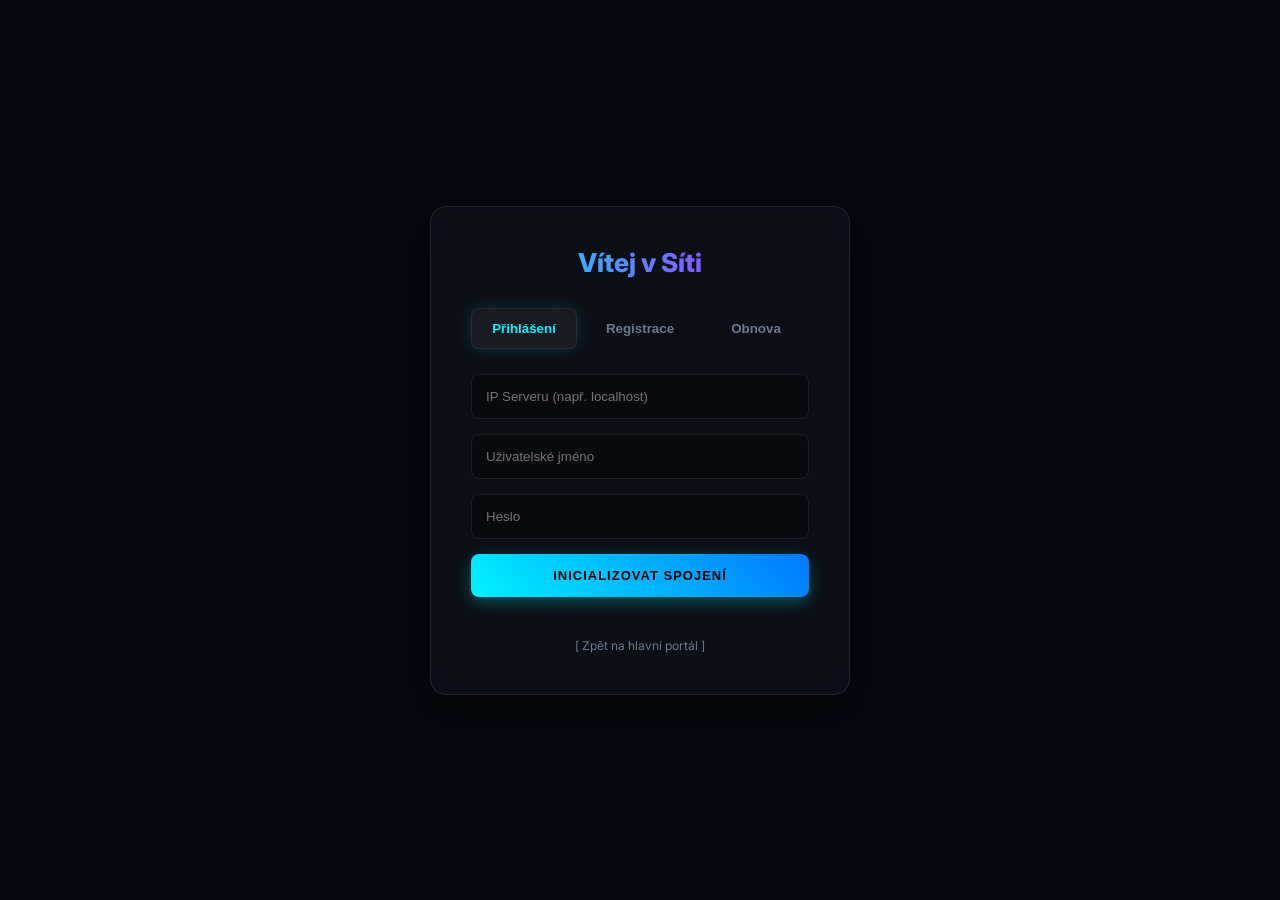
<file: Server/src/main/resources/WebClient/app.html>
<!DOCTYPE html>
<html lang="cs">
<head>
    <meta charset="UTF-8">
    <meta name="viewport" content="width=device-width, initial-scale=1.0">
    <title>LAN Chat - Web App</title>
    <link rel="stylesheet" href="style.css">
    <link href="https://fonts.googleapis.com/icon?family=Material+Icons" rel="stylesheet">
    <link href="https://fonts.googleapis.com/css2?family=Inter:wght@400;500;600;700;800&display=swap" rel="stylesheet">

    <script src="libs/jsencrypt.min.js"></script>
    <script src="libs/crypto-js.min.js"></script>

    <style>
        body {
            background-color: var(--bg-base, #07090f);
            background-size: cover;
            background-position: center;
            background-attachment: fixed;
            background-repeat: no-repeat;
            transition: background-image 0.5s ease;
        }
        #auth-screen {
            background: rgba(7, 9, 15, 0.4) !important;
            backdrop-filter: blur(12px);
            -webkit-backdrop-filter: blur(12px);
        }
        .auth-card {
            background: rgba(15, 18, 25, 0.85) !important;
            border: 1px solid rgba(255, 255, 255, 0.1);
            box-shadow: 0 15px 35px rgba(0,0,0,0.6);
        }
        .action-list-item span {
            color: #ffffff !important;
        }
    </style>
</head>
<body>

<div id="auth-screen">
    <div class="auth-card">
        <h1>Vítej v Síti</h1>
        <div class="tabs">
            <button id="tab-login" class="active" onclick="ui.switchAuth('login')">Přihlášení</button>
            <button id="tab-register" onclick="ui.switchAuth('register')">Registrace</button>
            <button id="tab-recover" onclick="ui.switchAuth('recover')">Obnova</button>
        </div>

        <div id="form-login">
            <input type="text" id="inp-ip" placeholder="IP Serveru (např. localhost)">
            <input type="text" id="inp-user" placeholder="Uživatelské jméno">
            <input type="password" id="inp-pass" placeholder="Heslo">
            <button onclick="auth.login()" class="btn-primary">Inicializovat spojení</button>
        </div>

        <div id="form-register" style="display:none">
            <input type="text" id="reg-ip" placeholder="IP Serveru">
            <input type="text" id="reg-user" placeholder="Nové jméno">
            <input type="password" id="reg-pass" placeholder="Nové heslo">
            <input type="text" id="reg-code" placeholder="Recovery Kód (pro obnovu hesla)">
            <button onclick="auth.register()" class="btn-white">Vytvořit identitu</button>
        </div>

        <div id="form-recover" style="display:none">
            <input type="text" id="rec-ip" placeholder="IP Serveru">
            <input type="text" id="rec-user" placeholder="Uživatel">
            <input type="text" id="rec-code" placeholder="Tvůj Recovery Kód">
            <input type="password" id="rec-newpass" placeholder="Nové heslo">
            <button onclick="auth.recover()" class="btn-orange">Obnovit přístup</button>
        </div>

        <div id="auth-status" style="color: var(--danger); margin-top: 15px; font-weight: 600; text-align:center; font-size: 14px;"></div>

        <div style="margin-top: 25px; text-align:center;">
            <a href="index.html" style="color: var(--text-muted); text-decoration: none; font-size: 12px; transition: 0.2s;">[ Zpět na hlavní portál ]</a>
        </div>
    </div>
</div>

<div id="app-screen" style="display:none">

    <aside class="sidebar-left glass-panel">
        <div class="brand"><span class="material-icons" style="margin-right: 8px;">hub</span> LAN SERVER</div>

        <div class="label">Komunikační Kanály</div>
        <ul id="room-list"></ul>
        <ul style="border-top: 1px solid var(--glass-border); margin-top: auto; padding-top: 15px; flex: none;">
            <li onclick="chat.createRoom()" class="action-list-item" style="color:#ffffff; font-weight:600;">
                <span class="material-icons" style="font-size:18px; color: var(--success);">add_circle</span> <span>Vytvořit kanál</span>
            </li>
            <li onclick="chat.createTempRoom()" class="action-list-item" style="color:#ffffff; font-weight:600;">
                <span class="material-icons" style="font-size:18px; color: var(--warning);">timer</span> <span>Dočasný kanál</span>
            </li>
            <li onclick="chat.createPrivateRoom()" class="action-list-item" style="color:#ffffff; font-weight:600;">
                <span class="material-icons" style="font-size:18px; color: var(--danger);">lock</span> <span>Soukromý kanál</span>
            </li>
        </ul>

        <div id="admin-logs-trigger" style="display:none; border-top: 1px solid var(--glass-border);">
            <div class="label">Systémové Nástroje</div>
            <ul style="flex: none; padding-bottom: 0;">
                <li onclick="ui.toggleLogs(true)" class="action-list-item" style="color:#ffffff; font-weight:600;">
                    <span class="material-icons" style="font-size:18px; color: var(--neon-cyan);">terminal</span> <span>Záznamy od serveru</span>
                </li>
                <li onclick="admin.broadcastPrompt()" class="action-list-item" style="color:#ffffff; font-weight:600;">
                    <span class="material-icons" style="font-size:18px; color: var(--neon-purple);">campaign</span> <span>Globální oznámení</span>
                </li>
            </ul>
        </div>

        <div class="profile-section">
            <div class="avatar" id="my-avatar" onclick="document.getElementById('avatar-input').click()" style="cursor: pointer; position: relative; overflow: hidden;" title="Změnit avatar">U</div>
            <div class="profile-info">
                <span id="my-nick">User</span>
                <span id="my-role">#0000</span>
            </div>
            <button onclick="ui.openSettings()" class="btn-icon" title="Nastavení systému" style="color: var(--text-muted);">
                <span class="material-icons" style="font-size: 20px;">settings</span>
            </button>
            <button onclick="auth.logout()" class="btn-icon" title="Odpojit" style="color: var(--danger);">
                <span class="material-icons" style="font-size: 20px;">power_settings_new</span>
            </button>
        </div>
    </aside>

    <main class="chat-area" id="main-view-chat">
        <header class="chat-header">
            <div style="display: flex; align-items: center;">
                <span class="material-icons" style="color:var(--neon-cyan); margin-right:8px; font-size: 20px;">tag</span>
                <span id="current-room" style="letter-spacing: 1px; text-transform: uppercase;">Lobby</span>
            </div>
            <button onclick="ui.toggleRightSidebar()" class="btn-icon" title="Přepnout panel uživatelů" style="color: var(--text-main);">
                <span class="material-icons">group</span>
            </button>
        </header>

        <div id="messages-box"></div>

        <div class="input-wrapper-container">
            <div class="input-island">
                <div id="private-mode-panel" style="display:none; background:rgba(188, 19, 254, 0.15); border-bottom: 1px solid var(--glass-border); padding:10px 16px; justify-content:space-between; align-items:center;">
                    <span id="private-mode-label" style="color:var(--neon-purple); font-weight:bold; font-size:13px; text-transform: uppercase; letter-spacing: 1px;">🔒 Zabezpečený kanál: ...</span>
                    <button onclick="ui.cancelWhisper()" style="background:none; border:none; color:var(--neon-purple); cursor:pointer; font-weight:bold;">Zrušit [X]</button>
                </div>

                <div id="reply-preview">
                    <div style="display: flex; flex-direction: column; overflow: hidden;">
                        <span style="font-size: 11px; font-weight: bold; color: var(--neon-cyan); margin-bottom: 4px; text-transform: uppercase; letter-spacing: 1px;">Odpověď na paket</span>
                        <span id="reply-text" style="font-size: 13px; color: var(--text-main); white-space: nowrap; overflow: hidden; text-overflow: ellipsis;"></span>
                    </div>
                    <button onclick="cancelReply()" class="btn-icon" style="color: var(--text-muted);"><span class="material-icons">close</span></button>
                </div>

                <div class="input-wrapper">
                    <button id="add-btn-trigger" class="btn-icon" title="Přílohy a akce..." onclick="ui.openActionModal()">
                        <span class="material-icons" style="font-size: 24px;">add_circle_outline</span>
                    </button>

                    <input type="text" id="msg-input" maxlength="1000" placeholder="Přenést data do #Lobby..." autocomplete="off">

                    <button id="send-btn" onclick="chat.send()" class="btn-icon" style="color: var(--neon-cyan)" title="Odeslat">
                        <span class="material-icons">send</span>
                    </button>
                </div>
            </div>

            <div id="typing-indicator"></div>
        </div>
    </main>

    <main class="chat-area" id="main-view-logs" style="display:none; background: #000;">
        <header class="chat-header" style="background: #050505; color: #00f3ff; border-bottom: 1px solid #111;">
            <div style="display: flex; align-items: center;">
                <span class="material-icons" style="margin-right:10px">terminal</span> Systémové logy
            </div>
            <button onclick="ui.toggleLogs(false)" class="btn-icon" style="color:#00f3ff;">
                <span class="material-icons">close</span>
            </button>
        </header>
        <div id="logs-box" style="font-family: 'Courier New', Courier, monospace; color: #00f3ff; padding: 24px; overflow-y: auto; flex:1; line-height: 1.6; font-size: 14px;"></div>
    </main>

    <aside class="sidebar-right glass-panel">
        <div class="label" style="padding-top: 24px;">Aktivní Entity — <span id="user-count" style="color: var(--neon-cyan);">0</span></div>
        <ul id="user-list"></ul>
    </aside>

</div>

<input type="file" id="file-input" style="display: none" onchange="chat.uploadFile()">
<input type="file" id="avatar-input" style="display: none" accept="image/png, image/jpeg, image/gif" onchange="ui.uploadAvatar(this)">
<input type="file" id="bg-input" style="display: none" accept="image/png, image/jpeg" onchange="ui.uploadBackground(this)">

<div id="drag-overlay" style="display:none; position:fixed; inset:0; background:rgba(0,0,0,0.8); backdrop-filter: var(--blur); color:var(--neon-cyan); font-size:28px; font-weight:800; justify-content:center; align-items:center; z-index:9999; flex-direction: column; border: 2px dashed var(--neon-cyan);">
    <span class="material-icons" style="font-size: 64px; margin-bottom: 20px;">cloud_upload</span>
    INICIALIZACE PŘENOSU SOUBORU
</div>

<div id="modal-settings" class="modal">
    <div class="modal-content">
        <div style="display:flex; justify-content:space-between; align-items:center; margin-bottom:25px; border-bottom: 1px solid var(--glass-border); padding-bottom: 15px;">
            <h3 style="margin:0; color:white; font-size: 18px; text-transform: uppercase; letter-spacing: 1px;">⚙️ Systémová Konfigurace</h3>
            <button onclick="ui.closeModals()" class="btn-icon"><span class="material-icons">close</span></button>
        </div>

        <div style="margin-bottom: 25px;">
            <h4 style="color: var(--neon-cyan); font-size: 12px; text-transform: uppercase; letter-spacing: 1px; margin-bottom: 15px;">Vizuální rozhraní</h4>
            <div style="display: flex; gap: 10px;">
                <button onclick="document.getElementById('avatar-input').click()" class="btn-secondary" style="flex: 1; padding: 10px; font-size: 12px;"><span class="material-icons" style="font-size: 16px; vertical-align: middle;">face</span> Změnit Avatar</button>
                <button onclick="document.getElementById('bg-input').click()" class="btn-secondary" style="flex: 1; padding: 10px; font-size: 12px;"><span class="material-icons" style="font-size: 16px; vertical-align: middle;">wallpaper</span> Nahrát Pozadí</button>
            </div>
            <button onclick="ui.removeBackground()" class="btn-secondary" style="width: 100%; padding: 10px; font-size: 12px; margin-top: 10px; border-color: var(--danger); color: var(--danger);"><span class="material-icons" style="font-size: 16px; vertical-align: middle;">delete_outline</span> Odstranit Vlastní Pozadí</button>
        </div>

        <div style="margin-bottom: 25px;">
            <h4 style="color: var(--neon-cyan); font-size: 12px; text-transform: uppercase; letter-spacing: 1px; margin-bottom: 15px;">Chování klienta</h4>
            <div style="display: flex; flex-direction: column; gap: 15px; color: var(--text-main);">
                <label style="display:flex; align-items:center; gap:12px; cursor:pointer;">
                    <input type="checkbox" id="set-sound" style="width:20px; height:20px; margin: 0; cursor: pointer; accent-color: var(--neon-cyan);"> Přehrávat zvukové alerty
                </label>
                <label style="display:flex; align-items:center; gap:12px; cursor:pointer;">
                    <input type="checkbox" id="set-enter" style="width:20px; height:20px; margin: 0; cursor: pointer; accent-color: var(--neon-cyan);"> Odesílat data klávesou Enter
                </label>
                <label style="display:flex; align-items:center; gap:12px; cursor:pointer;">
                    <input type="checkbox" id="set-autologin" style="width:20px; height:20px; margin: 0; cursor: pointer; accent-color: var(--neon-cyan);"> Automatické přihlášení při startu
                </label>
            </div>
        </div>

        <div style="display:flex; justify-content: flex-end; border-top: 1px solid var(--glass-border); padding-top: 20px;">
            <button onclick="ui.saveSettings()" class="btn-primary" style="width:auto; padding:10px 24px;">Uložit konfiguraci</button>
        </div>
    </div>
</div>

<div id="modal-actions" class="modal">
    <div class="modal-content" style="width: 320px;">
        <div style="display:flex; justify-content:space-between; align-items:center; margin-bottom:20px; border-bottom: 1px solid var(--glass-border); padding-bottom: 15px;">
            <h3 style="margin:0; color:white; font-size: 16px; text-transform: uppercase; letter-spacing: 1px;">Přílohy</h3>
            <button onclick="ui.closeModals()" class="btn-icon"><span class="material-icons">close</span></button>
        </div>
        <div style="display: flex; flex-direction: column; gap: 10px;">
            <button id="upload-btn" onclick="ui.closeModals(); document.getElementById('file-input').click();" class="btn-secondary modal-action-btn">
                <span class="material-icons" style="color: var(--success); font-size: 20px;">upload_file</span> Nahrát lokální soubor
            </button>
            <button id="giphy-btn" onclick="ui.closeModals(); ui.openGiphy();" class="btn-secondary modal-action-btn">
                <span class="material-icons" style="color: var(--warning); font-size: 20px;">gif_box</span> Databáze GIFů
            </button>
            <button id="games-btn" onclick="ui.closeModals(); ui.openGamesDialog();" class="btn-secondary modal-action-btn">
                <span class="material-icons" style="color: var(--neon-cyan); font-size: 20px;">sports_esports</span> Herní moduly
            </button>
        </div>
    </div>
</div>

<div id="modal-giphy" class="modal">
    <div class="modal-content" style="width: 600px;">
        <div style="display:flex; justify-content:space-between; align-items:center; margin-bottom:20px; border-bottom: 1px solid var(--glass-border); padding-bottom: 15px;">
            <h3 style="margin:0; color:white; text-transform: uppercase; letter-spacing: 1px;">GIPHY Databáze</h3>
            <button onclick="ui.closeModals()" class="btn-icon"><span class="material-icons">close</span></button>
        </div>
        <input type="text" id="giphy-search" placeholder="Zadej klíčové slovo a stiskni Enter..." onkeyup="if(event.key==='Enter') ui.searchGiphy()" style="margin-bottom:20px;">
        <div id="giphy-results" style="display:grid; grid-template-columns: repeat(3, 1fr); gap:10px; height:350px; overflow-y:auto; padding-right:5px;"></div>
    </div>
</div>

<div id="modal-ban" class="modal">
    <div class="modal-content" style="width: 400px; border-color: var(--danger);">
        <h3 style="margin-top:0; color: white; text-transform: uppercase; letter-spacing: 1px; display: flex; align-items: center; gap: 10px;">
            <span class="material-icons" style="color: var(--danger);">gavel</span> Banovat entitu
        </h3>
        <p id="ban-target-name" style="margin-bottom:20px; color:var(--danger); font-weight:700; font-size: 18px;"></p>

        <label style="font-size: 12px; color: var(--text-muted); margin-bottom: 5px; display: block;">Trvání trestu (sekundy, -1 = trvalý)</label>
        <input type="number" id="ban-duration" placeholder="60" value="60">

        <label style="font-size: 12px; color: var(--text-muted); margin-bottom: 5px; display: block;">Důvod (zaznamená se do logu)</label>
        <input type="text" id="ban-reason" placeholder="Porušení protokolu...">

        <div style="display:flex; justify-content: flex-end; gap:10px; margin-top: 15px;">
            <button onclick="ui.closeModals()" class="btn-secondary" style="width:auto; padding:10px 20px">Zrušit</button>
            <button onclick="admin.confirmBan()" class="btn-primary" style="background: var(--danger); box-shadow: 0 4px 15px rgba(255,42,85,0.3); width:auto; padding:10px 20px">Provést BAN</button>
        </div>
    </div>
</div>

<div id="modal-mute" class="modal">
    <div class="modal-content" style="width: 400px; border-color: var(--warning);">
        <h3 style="margin-top:0; color: white; text-transform: uppercase; letter-spacing: 1px; display: flex; align-items: center; gap: 10px;">
            <span class="material-icons" style="color: var(--warning);">volume_off</span> Umlčet entitu
        </h3>
        <p id="mute-target-name" style="margin-bottom:20px; color:var(--warning); font-weight:700; font-size: 18px;"></p>

        <label style="font-size: 12px; color: var(--text-muted); margin-bottom: 5px; display: block;">Délka ztlumení (sekundy, -1 = trvalé)</label>
        <input type="number" id="mute-duration" placeholder="60" value="60">

        <label style="font-size: 12px; color: var(--text-muted); margin-bottom: 5px; display: block;">Důvod (zaznamená se do logu)</label>
        <input type="text" id="mute-reason" placeholder="Spam, urážky...">

        <div style="display:flex; justify-content: flex-end; gap:10px; margin-top: 15px;">
            <button onclick="ui.closeModals()" class="btn-secondary" style="width:auto; padding:10px 20px">Zrušit</button>
            <button onclick="admin.confirmMute()" class="btn-primary" style="background: var(--warning); color: #000; box-shadow: 0 4px 15px rgba(250,166,26,0.3); width:auto; padding:10px 20px">Umlčet</button>
        </div>
    </div>
</div>

<div id="modal-games" class="modal">
    <div class="modal-content" style="width: 420px;">
        <div style="display:flex; justify-content:space-between; align-items:center; margin-bottom:20px; border-bottom: 1px solid var(--glass-border); padding-bottom: 15px;">
            <h3 style="margin:0; color:white; display:flex; align-items:center; gap:10px; text-transform: uppercase; letter-spacing: 1px;">
                <span class="material-icons" style="color:var(--neon-cyan);">sports_esports</span> Herní Moduly
            </h3>
            <button onclick="ui.closeModals()" class="btn-icon"><span class="material-icons">close</span></button>
        </div>
        <p style="margin-bottom:15px; color:var(--text-muted); font-size:13px; line-height: 1.5;">Zadej přesný identifikátor entity (jméno) pro výzvu. Pokud pole nevyplníš a zvolíš Kreslit, vytvoří se volné plátno pro celou místnost.</p>

        <label style="font-size: 12px; color: var(--text-muted); margin-bottom: 5px; display: block;">Identifikátor soupeře</label>
        <input type="text" id="game-opponent-name" placeholder="Target_User_01">

        <div style="display:flex; justify-content: flex-end; gap:10px; margin-top: 10px;">
            <button onclick="chat.startTicTacToe()" class="btn-primary" style="background:linear-gradient(45deg, var(--success), #00b35c); box-shadow: 0 4px 15px rgba(0,230,118,0.3); width:auto; padding:10px 20px">Piškvorky</button>
            <button onclick="chat.startWhiteboard()" class="btn-primary" style="width:auto; padding:10px 20px">Kreslit</button>
        </div>
    </div>
</div>

<div id="modal-invite" class="modal">
    <div class="modal-content" style="width: 400px; text-align:center; border-color: var(--neon-cyan);">
        <span class="material-icons" style="font-size: 48px; color: var(--neon-cyan); margin-bottom: 15px;">sports_esports</span>
        <h3 style="margin-top:0; color:white; text-transform: uppercase; letter-spacing: 1px;">Příchozí výzva!</h3>
        <p id="invite-text" style="margin-bottom:30px; margin-top: 10px; color:var(--text-main); font-size:15px;"></p>
        <div style="display:flex; justify-content: center; gap:15px">
            <button onclick="ui.declineInvite()" class="btn-secondary" style="border-color: var(--danger); color: var(--danger); width:auto; padding:10px 30px;">Odmítnout</button>
            <button onclick="ui.acceptInvite()" class="btn-primary" style="background: linear-gradient(45deg, var(--success), #00b35c); box-shadow: 0 4px 15px rgba(0,230,118,0.3); width:auto; padding:10px 30px">Přijmout</button>
        </div>
    </div>
</div>

<div id="context-menu">
    <div class="ctx-item" onclick="ctx.reply()"><span class="material-icons" style="font-size: 16px; vertical-align: middle; margin-right: 8px; color: var(--neon-cyan);">reply</span> Odpovědět</div>
    <div class="ctx-item" onclick="ctx.copyNick()"><span class="material-icons" style="font-size: 16px; vertical-align: middle; margin-right: 8px; color: var(--text-muted);">content_copy</span> Kopírovat ID</div>
    <div class="ctx-item" onclick="ctx.mention()"><span class="material-icons" style="font-size: 16px; vertical-align: middle; margin-right: 8px; color: var(--text-muted);">alternate_email</span> Zmínit (@)</div>
    <div class="ctx-item" onclick="ctx.whisper()"><span class="material-icons" style="font-size: 16px; vertical-align: middle; margin-right: 8px; color: var(--neon-purple);">lock</span> Šifrovaný kanál</div>
    <div class="ctx-item" id="ctx-invite" onclick="ctx.inviteToGame()"><span class="material-icons" style="font-size: 16px; vertical-align: middle; margin-right: 8px; color: var(--success);">sports_esports</span> Herní výzva</div>
    <div class="ctx-item" id="ctx-roominvite" onclick="ctx.roomInvite()"><span class="material-icons" style="font-size: 16px; vertical-align: middle; margin-right: 8px; color: var(--warning);">person_add</span> Pozvat do místnosti</div>

    <hr style="border:0; border-top:1px solid var(--glass-border); margin:8px 0">

    <div class="ctx-item danger" id="ctx-del" onclick="ctx.deleteMsg()"><span class="material-icons" style="font-size: 16px; vertical-align: middle; margin-right: 8px;">delete</span> Odstranit data</div>
    <div class="ctx-item danger" id="ctx-kick" onclick="ctx.kick()"><span class="material-icons" style="font-size: 16px; vertical-align: middle; margin-right: 8px;">person_remove</span> Vykázat entitu</div>
    <div class="ctx-item danger" id="ctx-mute" onclick="ctx.mute()"><span class="material-icons" style="font-size: 16px; vertical-align: middle; margin-right: 8px;">volume_off</span> Zablokovat přenos</div>
    <div class="ctx-item danger" id="ctx-ban" onclick="ctx.ban()"><span class="material-icons" style="font-size: 16px; vertical-align: middle; margin-right: 8px;">gavel</span> Trvalý BAN</div>
</div>

<audio id="notify-sound" src="notify.mp3"></audio>

<script src="libs/jsencrypt.min.js"></script>
<script src="libs/crypto-js.min.js"></script>

<script src="js/core.js"></script>
<script src="js/network.js"></script>

<script src="js/app.js"></script>

<script src="js/ui.js"></script>
<script src="js/modal.js"></script>

<script>
    document.addEventListener('DOMContentLoaded', () => {
        // Načtení vlastního pozadí
        const bg = localStorage.getItem('lan_custom_bg');
        if (bg) document.body.style.backgroundImage = `url(${bg})`;

        // Kontrola, zda se podařilo inicializovat chat
        if (typeof chat === 'undefined') {
            console.error("KRITICKÁ CHYBA: Objekt 'chat' nebyl nalezen. Zkontrolujte cestu k js/app.js");
        }
    });
</script>

<div id="modern-modal-overlay" class="modal-hidden">
    <div id="modern-modal-box">
        <div id="modern-modal-header">
            <span id="modern-modal-title">Systémové upozornění</span>
            <button id="modern-modal-close">&times;</button>
        </div>
        <div id="modern-modal-body">
            <p id="modern-modal-message">Zde bude text zprávy.</p>
            <input type="text" id="modern-modal-input" autocomplete="off" spellcheck="false" />
        </div>
        <div id="modern-modal-footer">
            <button id="modern-modal-btn-cancel" class="modal-btn secondary">Zrušit</button>
            <button id="modern-modal-btn-confirm" class="modal-btn primary">Potvrdit</button>
        </div>
    </div>
</div>

</body>
</html>
</file>
<file: Server/src/main/resources/WebClient/style.css>
:root {
    --bg-base: #07090f;
    --neon-cyan: #00f3ff;
    --neon-purple: #bc13fe;
    --glass-bg: rgba(15, 18, 25, 0.4);
    --glass-border: rgba(255, 255, 255, 0.08);
    --text-main: #ffffff;
    --text-muted: #6b7a90;
    --blur: blur(20px);
    --danger: #ff2a55;
    --success: #00e676;
}

* {
    box-sizing: border-box;
    margin: 0;
    padding: 0;
    scrollbar-width: thin;
    scrollbar-color: rgba(255, 255, 255, 0.1) transparent;
}

body {
    background-color: var(--bg-base);
    background-size: cover;
    background-position: center;
    color: var(--text-main);
    font-family: 'Inter', 'Segoe UI', Tahoma, sans-serif;
    overflow: hidden;
    height: 100vh;
    width: 100vw;
    display: flex;
    transition: background-image 0.5s ease;
}

::-webkit-scrollbar { width: 5px; height: 5px; }
::-webkit-scrollbar-track { background: transparent; }
::-webkit-scrollbar-thumb { background: rgba(255, 255, 255, 0.1); border-radius: 10px; transition: 0.3s; }
::-webkit-scrollbar-thumb:hover { background: var(--neon-cyan); }

#auth-screen {
    position: fixed; inset: 0;
    display: flex; align-items: center; justify-content: center;
    z-index: 999;
    background: inherit;
    backdrop-filter: var(--blur);
    -webkit-backdrop-filter: var(--blur);
}

.auth-card {
    background: var(--glass-bg);
    backdrop-filter: var(--blur);
    -webkit-backdrop-filter: var(--blur);
    border: 1px solid var(--glass-border);
    padding: 40px;
    border-radius: 16px;
    width: 420px;
    box-shadow: 0 15px 35px rgba(0, 0, 0, 0.5);
    animation: popIn 0.4s cubic-bezier(0.175, 0.885, 0.32, 1.275);
}

@keyframes popIn {
    from { opacity: 0; transform: translateY(20px) scale(0.95); }
    to { opacity: 1; transform: translateY(0) scale(1); }
}

.auth-card h1 {
    text-align: center;
    margin-bottom: 30px;
    font-size: 26px;
    font-weight: 800;
    background: linear-gradient(90deg, var(--neon-cyan), var(--neon-purple));
    -webkit-background-clip: text;
    -webkit-text-fill-color: transparent;
}

.tabs {
    display: flex;
    gap: 10px;
    margin-bottom: 25px;
}

.tabs button {
    flex: 1;
    padding: 12px;
    background: transparent;
    border: 1px solid transparent;
    color: var(--text-muted);
    border-radius: 8px;
    cursor: pointer;
    font-weight: 600;
    transition: 0.3s;
}

.tabs button.active {
    background: rgba(255, 255, 255, 0.05);
    border: 1px solid var(--glass-border);
    color: var(--neon-cyan);
    box-shadow: 0 0 15px rgba(0, 243, 255, 0.15);
}

input {
    width: 100%;
    padding: 14px;
    margin-bottom: 15px;
    background: rgba(0, 0, 0, 0.3);
    border: 1px solid var(--glass-border);
    color: var(--text-main);
    border-radius: 8px;
    transition: 0.3s;
    outline: none;
}

input:focus {
    border-color: var(--neon-cyan);
    box-shadow: 0 0 10px rgba(0, 243, 255, 0.2);
    background: rgba(0, 0, 0, 0.5);
}

.btn-primary, .btn-secondary {
    width: 100%;
    padding: 14px;
    border: none;
    border-radius: 8px;
    cursor: pointer;
    font-weight: 700;
    transition: 0.3s;
    margin-bottom: 12px;
    text-transform: uppercase;
    letter-spacing: 1px;
    font-size: 13px;
}

.btn-primary {
    background: linear-gradient(45deg, var(--neon-cyan), #0077ff);
    color: #000;
    box-shadow: 0 5px 15px rgba(0, 243, 255, 0.3);
}

.btn-primary:hover {
    box-shadow: 0 8px 25px rgba(0, 243, 255, 0.5);
    transform: translateY(-2px);
}

.btn-secondary {
    background: rgba(255, 255, 255, 0.05);
    color: var(--text-main);
    border: 1px solid var(--glass-border);
}

.btn-secondary:hover {
    background: rgba(255, 255, 255, 0.1);
}

#app-screen {
    display: flex;
    width: 100%;
    height: 100%;
    background: inherit;
}

.sidebar-left, .sidebar-right {
    width: 260px;
    background: var(--glass-bg);
    backdrop-filter: var(--blur);
    -webkit-backdrop-filter: var(--blur);
    border-right: 1px solid var(--glass-border);
    display: flex;
    flex-direction: column;
    flex-shrink: 0;
    transition: width 0.3s cubic-bezier(0.175, 0.885, 0.32, 1.275), opacity 0.3s, margin 0.3s;
}

.sidebar-right {
    border-right: none;
    border-left: 1px solid var(--glass-border);
}

.sidebar-right.hidden {
    width: 0;
    border-left: none;
    opacity: 0;
    overflow: hidden;
}

.brand {
    height: 65px;
    display: flex;
    align-items: center;
    padding: 0 20px;
    font-weight: 800;
    color: var(--neon-cyan);
    border-bottom: 1px solid var(--glass-border);
    text-transform: uppercase;
    letter-spacing: 2px;
    background: rgba(0, 0, 0, 0.2);
}

.label {
    padding: 24px 20px 10px;
    font-size: 11px;
    font-weight: 700;
    color: var(--text-muted);
    text-transform: uppercase;
    letter-spacing: 1px;
}

.sidebar-left ul, .sidebar-right ul {
    padding: 10px 15px;
    flex: 1;
    overflow-y: auto;
    list-style: none;
}

.sidebar-left li, .sidebar-right li {
    padding: 10px 15px;
    border-radius: 8px;
    margin-bottom: 6px;
    cursor: pointer;
    transition: 0.2s;
    color: var(--text-muted);
    font-size: 14px;
    display: flex;
    align-items: center;
    gap: 12px;
    font-weight: 500;
}

.sidebar-left li:hover, .sidebar-right li:hover {
    background: rgba(255, 255, 255, 0.08);
    color: var(--text-main);
    transform: translateX(4px);
}

.action-list-item { transition: 0.2s; border-radius: 8px; }
.action-list-item:hover { background: rgba(255, 255, 255, 0.08); }

.profile-section {
    padding: 16px;
    border-top: 1px solid var(--glass-border);
    display: flex;
    align-items: center;
    gap: 12px;
    background: rgba(0, 0, 0, 0.3);
}

.avatar {
    width: 42px;
    height: 42px;
    border-radius: 12px;
    background: linear-gradient(135deg, var(--neon-purple), #4a00e0);
    display: flex;
    align-items: center;
    justify-content: center;
    color: #fff;
    font-weight: bold;
    font-size: 16px;
    box-shadow: 0 4px 10px rgba(188, 19, 254, 0.3);
}

.profile-info {
    flex: 1;
    overflow: hidden;
    display: flex;
    flex-direction: column;
}

#my-nick {
    font-weight: 700;
    color: var(--text-main);
    font-size: 14px;
    white-space: nowrap;
    overflow: hidden;
    text-overflow: ellipsis;
}

#my-role {
    font-size: 11px;
    color: var(--neon-cyan);
    margin-top: 2px;
}

.chat-area {
    flex: 1;
    display: flex;
    flex-direction: column;
    background: rgba(0, 0, 0, 0.4);
    backdrop-filter: var(--blur);
    -webkit-backdrop-filter: var(--blur);
    position: relative;
}

.chat-header {
    height: 65px;
    padding: 0 24px;
    display: flex;
    align-items: center;
    border-bottom: 1px solid var(--glass-border);
    font-weight: 600;
    color: var(--text-main);
    font-size: 16px;
    background: rgba(0, 0, 0, 0.2);
    justify-content: space-between;
}

#messages-box {
    flex: 1;
    overflow-y: auto;
    padding: 24px;
    display: flex;
    flex-direction: column;
    gap: 12px;
}

.msg-group {
    display: flex;
    padding: 12px 16px;
    border-radius: 12px;
    transition: 0.2s;
    border: 1px solid transparent;
}

.msg-group:hover {
    background: rgba(255, 255, 255, 0.03);
    border-color: rgba(255, 255, 255, 0.05);
}

.msg-avatar-container {
    margin-right: 16px;
}

.msg-avatar {
    width: 42px;
    height: 42px;
    border-radius: 12px;
    background: linear-gradient(135deg, var(--neon-cyan), #0077ff);
    display: grid;
    place-items: center;
    color: white;
}

.msg-header-line {
    display: flex;
    align-items: baseline;
    gap: 12px;
    margin-bottom: 6px;
}

.msg-author {
    font-weight: 700;
    color: var(--neon-cyan);
    cursor: pointer;
    font-size: 15px;
}

.msg-author:hover {
    text-decoration: underline;
    text-shadow: 0 0 8px rgba(0, 243, 255, 0.5);
}

.msg-time {
    font-size: 11px;
    color: var(--text-muted);
}

.msg-content {
    color: var(--text-main);
    font-size: 14.5px;
    line-height: 1.6;
    word-wrap: break-word;
}

.modern-quote-wrapper {
    display: flex;
    align-items: center;
    margin-bottom: 8px;
    padding-left: 58px;
    position: relative;
}

.modern-quote-arrow {
    position: absolute;
    left: 21px;
    top: 50%;
    width: 24px;
    height: 16px;
    border-left: 2px solid var(--glass-border);
    border-top: 2px solid var(--glass-border);
    border-top-left-radius: 8px;
    transform: translateY(-50%);
}

.modern-quote-content {
    display: flex;
    align-items: center;
    gap: 8px;
    opacity: 0.8;
    transition: 0.2s;
    background: rgba(0, 0, 0, 0.3);
    padding: 6px 12px;
    border-radius: 8px;
    border: 1px solid var(--glass-border);
    cursor: pointer;
}

.modern-quote-content:hover {
    opacity: 1;
    border-color: var(--neon-cyan);
    box-shadow: 0 0 10px rgba(0, 243, 255, 0.1);
}

.modern-quote-avatar {
    width: 18px;
    height: 18px;
    border-radius: 6px;
    background: var(--neon-purple);
    display: grid;
    place-items: center;
    font-size: 9px;
    color: white;
}

.modern-quote-name {
    font-size: 12px;
    font-weight: 700;
    color: var(--neon-cyan);
}

.modern-quote-text {
    font-size: 13px;
    color: var(--text-muted);
    white-space: nowrap;
    overflow: hidden;
    text-overflow: ellipsis;
    max-width: 400px;
}

.input-wrapper-container {
    padding: 0 24px 24px;
}

.input-island {
    background: rgba(0, 0, 0, 0.4);
    border: 1px solid var(--glass-border);
    border-radius: 16px;
    display: flex;
    flex-direction: column;
    overflow: hidden;
    backdrop-filter: blur(10px);
    -webkit-backdrop-filter: blur(10px);
    transition: 0.3s;
}

.input-island:focus-within {
    border-color: var(--neon-cyan);
    box-shadow: 0 0 20px rgba(0, 243, 255, 0.15);
}

.input-wrapper {
    display: flex;
    align-items: center;
    padding: 8px 16px;
}

.input-wrapper input {
    background: transparent;
    border: none;
    padding: 12px 10px;
    flex: 1;
    color: var(--text-main);
    font-size: 15px;
    margin-bottom: 0;
}

.input-wrapper input::placeholder {
    color: var(--text-muted);
}

.btn-icon {
    background: transparent;
    border: none;
    color: var(--text-muted);
    cursor: pointer;
    transition: 0.3s;
    padding: 10px;
    border-radius: 12px;
    display: flex;
    align-items: center;
    justify-content: center;
}

.btn-icon:hover {
    color: var(--neon-cyan);
    background: rgba(0, 243, 255, 0.1);
    transform: scale(1.05);
}

#typing-indicator {
    font-size: 12px;
    color: var(--neon-cyan);
    padding: 8px 24px;
    min-height: 30px;
    animation: pulse 2s infinite;
    font-weight: 600;
}

@keyframes pulse { 0% { opacity: 0.6; } 50% { opacity: 1; } 100% { opacity: 0.6; } }

.modal {
    display: none;
    position: fixed;
    inset: 0;
    background: rgba(0, 0, 0, 0.7);
    backdrop-filter: blur(10px);
    -webkit-backdrop-filter: blur(10px);
    justify-content: center;
    align-items: center;
    z-index: 2000;
}

.modal-content {
    background: var(--glass-bg);
    border: 1px solid var(--glass-border);
    padding: 32px;
    border-radius: 16px;
    width: 440px;
    box-shadow: 0 15px 50px rgba(0, 0, 0, 0.6);
    animation: popIn 0.3s ease-out;
}

.modal-action-btn {
    display: flex;
    align-items: center;
    justify-content: flex-start;
    gap: 15px;
    font-size: 14px;
    padding: 14px 20px;
    font-weight: 700;
    text-transform: uppercase;
    letter-spacing: 1px;
}

#context-menu {
    display: none;
    position: absolute;
    background: rgba(10, 12, 18, 0.95);
    backdrop-filter: var(--blur);
    -webkit-backdrop-filter: var(--blur);
    padding: 10px;
    border-radius: 12px;
    border: 1px solid var(--glass-border);
    width: 220px;
    z-index: 5000;
    box-shadow: 0 10px 40px rgba(0, 0, 0, 0.5);
}

.ctx-item {
    padding: 10px 14px;
    border-radius: 8px;
    cursor: pointer;
    font-size: 13px;
    font-weight: 600;
    color: var(--text-main);
    transition: 0.2s;
}

.ctx-item:hover {
    background: rgba(255, 255, 255, 0.08);
    color: var(--neon-cyan);
    transform: translateX(4px);
}

.ctx-item.danger { color: var(--danger); }
.ctx-item.danger:hover {
    background: rgba(255, 42, 85, 0.15);
    color: var(--danger);
}

.level-badge {
    background: var(--neon-purple);
    color: #fff;
    font-size: 10px;
    font-weight: 800;
    padding: 3px 8px;
    border-radius: 12px;
    margin-left: auto;
    box-shadow: 0 2px 8px rgba(188, 19, 254, 0.4);
}

#reply-preview {
    max-height: 0;
    opacity: 0;
    padding: 0 24px;
    margin: 0;
    overflow: hidden;
    transition: all 0.3s cubic-bezier(0.175, 0.885, 0.32, 1.275);
    display: flex;
    align-items: center;
    justify-content: space-between;
    background: rgba(0, 243, 255, 0.05);
    border-left: 4px solid var(--neon-cyan);
}

#reply-preview.active {
    max-height: 60px;
    opacity: 1;
    padding: 12px 24px;
    border-bottom: 1px solid var(--glass-border);
}

.btn-white, .btn-orange {
    width: 100%;
    padding: 14px;
    border: none;
    border-radius: 8px;
    cursor: pointer;
    font-weight: 800;
    transition: 0.3s;
    margin-bottom: 12px;
    text-transform: uppercase;
    letter-spacing: 1px;
    font-size: 13px;
}

.btn-white {
    background: linear-gradient(45deg, #ffffff, #d1d5db);
    color: #000;
    box-shadow: 0 5px 15px rgba(255, 255, 255, 0.2);
}

.btn-white:hover {
    box-shadow: 0 8px 25px rgba(255, 255, 255, 0.5);
    transform: translateY(-2px);
}

.btn-orange {
    width: 100%;
    padding: 14px;
    border: 1px solid rgba(255, 107, 0, 0.3); /* Jemný okraj pro definici tvaru */
    border-radius: 8px;
    cursor: pointer;
    font-weight: 800;
    transition: all 0.3s ease;
    margin-bottom: 12px;
    text-transform: uppercase;
    letter-spacing: 1.5px;
    font-size: 13px;

    /* Změna: Výraznější gradient, aby tělo tlačítka nezanikalo */
    background: linear-gradient(135deg, #ff9d00 0%, #ff6b00 100%);
    color: #000;

    box-shadow: 0 4px 15px rgba(255, 107, 0, 0.2),
    inset 0 1px 1px rgba(255, 255, 255, 0.3);
}

.btn-orange:hover {
    background: linear-gradient(135deg, #ffb300 0%, #ff8000 100%);
    box-shadow: 0 0 25px rgba(255, 107, 0, 0.5);
    transform: translateY(-2px);
    color: #000;
}

.btn-orange:active {
    transform: translateY(0);
    box-shadow: 0 0 10px rgba(255, 107, 0, 0.4);
}

/* --- MODERN DIALOG (CYBERPUNK) --- */
#modern-modal-overlay {
    position: fixed;
    top: 0; left: 0; width: 100vw; height: 100vh;
    background: rgba(7, 9, 15, 0.7);
    backdrop-filter: blur(8px); /* Skleněný blur */
    display: flex;
    align-items: center;
    justify-content: center;
    z-index: 9999;
    opacity: 1;
    transition: opacity 0.2s ease;
}
#modern-modal-overlay.modal-hidden {
    opacity: 0;
    pointer-events: none;
}
#modern-modal-box {
    background: rgba(15, 18, 25, 0.85);
    border: 1px solid rgba(255, 255, 255, 0.1);
    border-radius: 15px;
    width: 360px;
    max-width: 90%;
    box-shadow: 0 15px 35px rgba(0, 0, 0, 0.6);
    display: flex; flex-direction: column;
    overflow: hidden;
    transform: scale(1);
    transition: transform 0.2s ease;
}
#modern-modal-overlay.modal-hidden #modern-modal-box {
    transform: scale(0.95);
}
#modern-modal-header {
    background: rgba(0, 0, 0, 0.3);
    padding: 15px 20px;
    border-bottom: 1px solid rgba(255, 255, 255, 0.05);
    display: flex; justify-content: space-between; align-items: center;
}
#modern-modal-title {
    color: #00f3ff;
    font-weight: bold;
    font-size: 16px;
}
#modern-modal-close {
    background: none; border: none; color: #6b7a90; font-size: 22px; cursor: pointer; transition: 0.2s;
}
#modern-modal-close:hover { color: #ff2a55; }
#modern-modal-body {
    padding: 20px; color: #fff; font-size: 15px; text-align: center;
}
#modern-modal-input {
    width: 100%; margin-top: 15px; padding: 12px;
    background: #141822;
    border: 1px solid rgba(255, 255, 255, 0.1);
    color: #fff; font-size: 14px; border-radius: 8px; outline: none; transition: 0.2s;
    box-sizing: border-box;
}
#modern-modal-input:focus { border-color: #00f3ff; box-shadow: 0 0 8px rgba(0, 243, 255, 0.2); }
#modern-modal-footer {
    padding: 15px 20px; background: rgba(0, 0, 0, 0.2);
    display: flex; justify-content: flex-end; gap: 10px;
}
.modal-btn {
    padding: 8px 16px; border-radius: 8px; font-weight: bold; font-size: 14px; cursor: pointer; transition: 0.2s;
}
.modal-btn.secondary { background: transparent; border: 1px solid rgba(255, 255, 255, 0.1); color: #fff; }
.modal-btn.secondary:hover { border-color: #00f3ff; color: #00f3ff; }
.modal-btn.primary { background: #00f3ff; border: none; color: #000; }
.modal-btn.primary:hover { filter: brightness(1.2); box-shadow: 0 0 10px rgba(0, 243, 255, 0.4); }
.modal-btn.danger { background: #ff2a55; border: none; color: #fff; }
.modal-btn.danger:hover { filter: brightness(1.2); box-shadow: 0 0 10px rgba(255, 42, 85, 0.4); }

/* Vynucení bílé/světlé barvy pro akce místností */
#room-list li,
.dropdown-menu a,
.dropdown-menu span,
.sidebar-left a {
    color: #ffffff !important;
}
</file>
